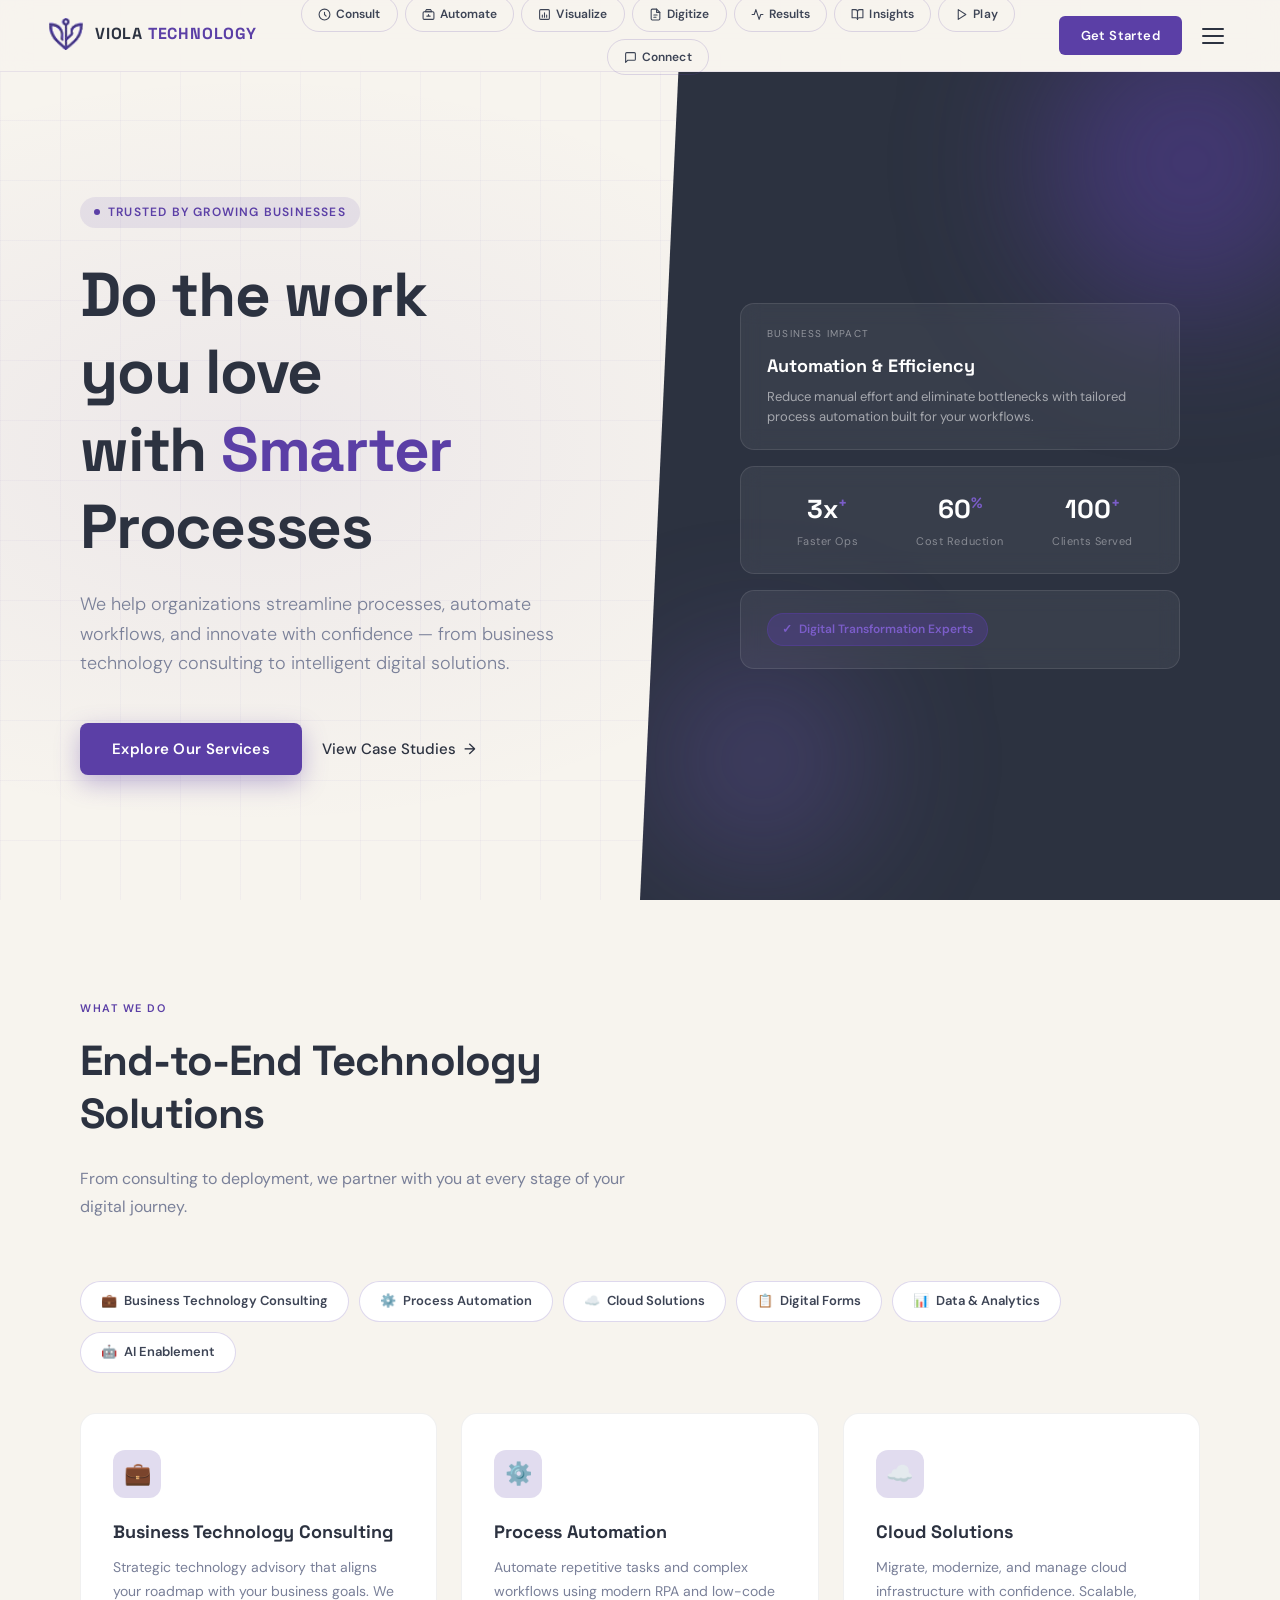
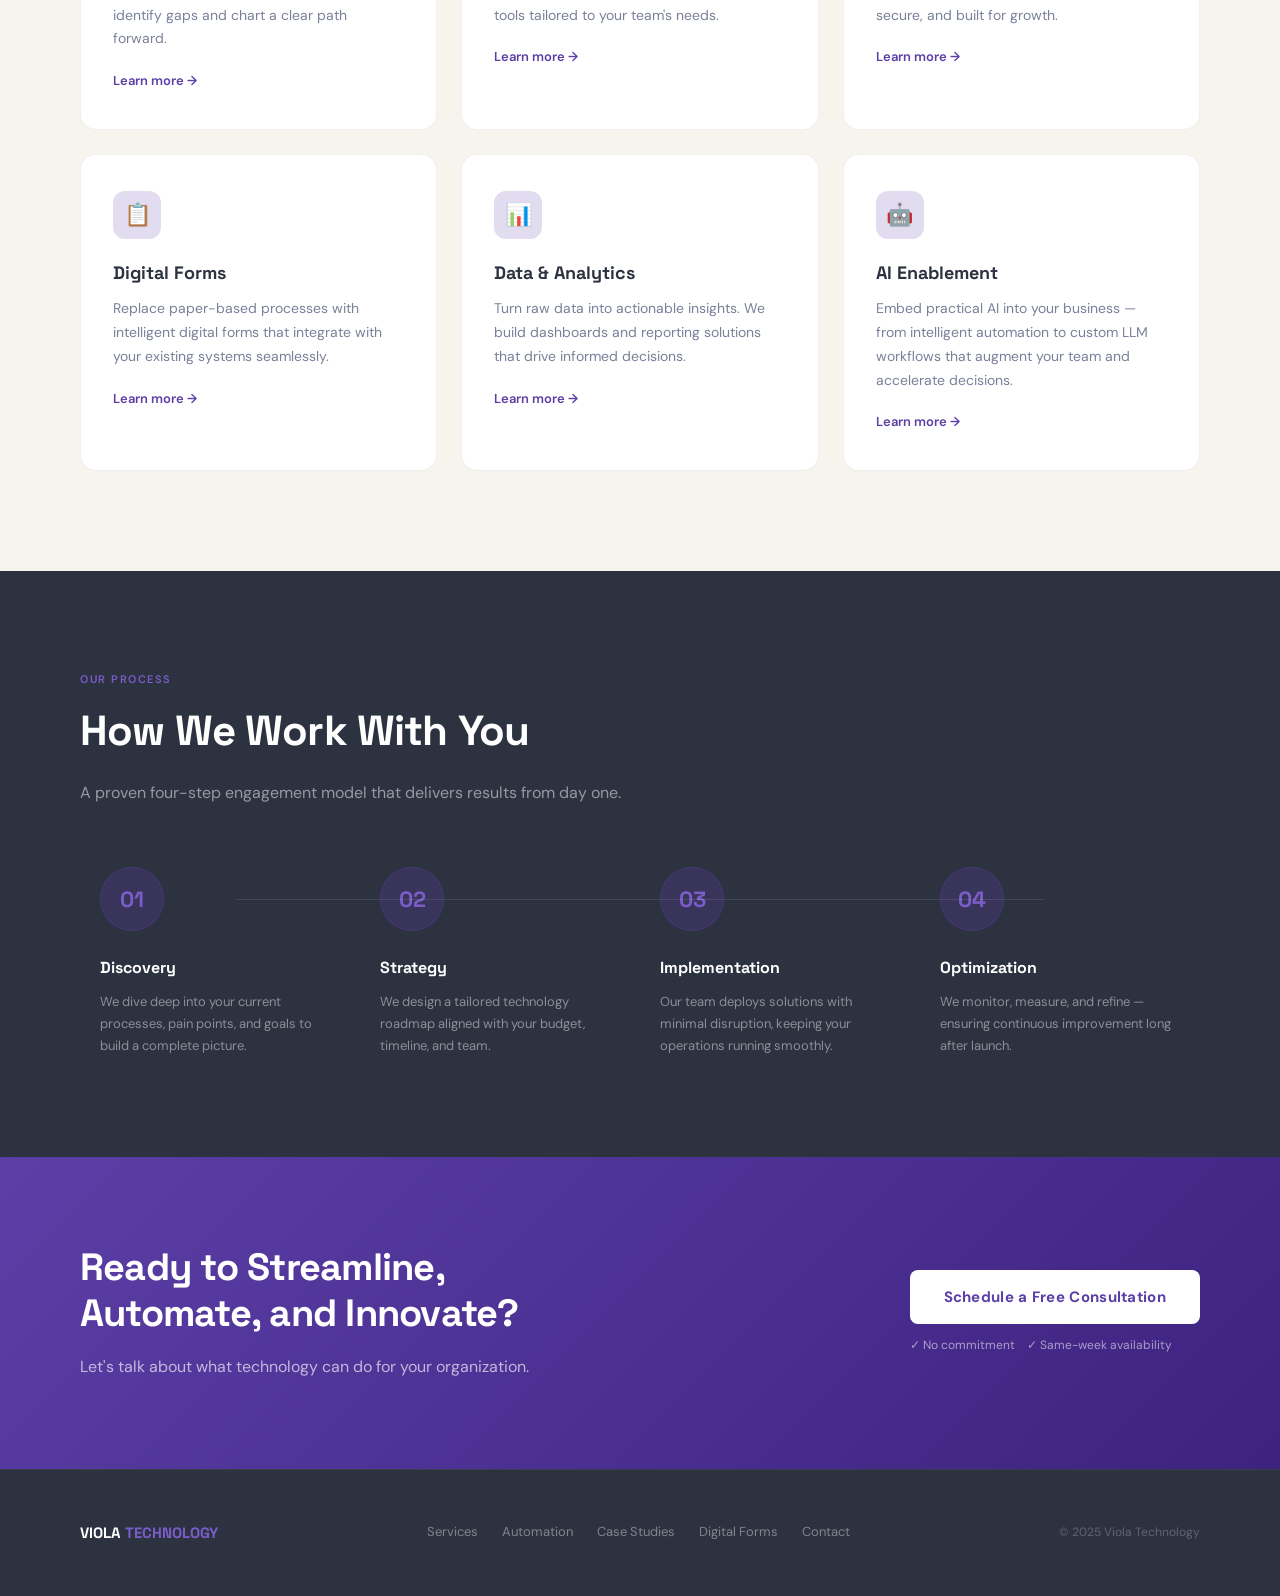
<file: index.html>
<!DOCTYPE html>
<html lang="en">
<head>
  <meta charset="UTF-8" />
  <meta name="viewport" content="width=device-width, initial-scale=1.0" />
  <meta name="description" content="Viola Technology – Transforming Businesses with Technology" />
  <title>Viola Technology – Transforming Businesses with Technology</title>
  <link rel="stylesheet" href="styles.css" />
  <style>
    /* ── HOME-ONLY STYLES ── */

    /* hero */
    .hero {
      min-height: 100vh;
      display: grid; grid-template-columns: 1fr 1fr;
      padding-top: 72px;
      position: relative; overflow: hidden;
    }
    .hero::before {
      content: ''; position: absolute; inset: 0;
      background: radial-gradient(ellipse 70% 60% at 20% 50%, rgba(91,63,166,0.07) 0%, transparent 70%);
      pointer-events: none;
    }
    .hero-grid {
      position: absolute; inset: 0; pointer-events: none;
      background-image:
        linear-gradient(rgba(91,63,166,0.04) 1px, transparent 1px),
        linear-gradient(90deg, rgba(91,63,166,0.04) 1px, transparent 1px);
      background-size: 60px 60px;
    }
    .hero-left {
      display: flex; flex-direction: column; justify-content: center;
      padding: 80px 60px 80px 80px;
      position: relative; z-index: 2;
    }
    .hero-tag {
      display: inline-flex; align-items: center; gap: 8px;
      background: rgba(91,63,166,0.1); color: var(--purple);
      font-size: 12px; font-weight: 600; letter-spacing: .1em; text-transform: uppercase;
      padding: 6px 14px; border-radius: 100px;
      width: fit-content; margin-bottom: 28px;
    }
    .hero-tag::before {
      content: ''; width: 6px; height: 6px; border-radius: 50%;
      background: var(--purple); animation: pulse 2s infinite;
    }
    @keyframes pulse { 0%,100%{opacity:1;} 50%{opacity:.4;} }
    .hero-left h1 {
      font-family: 'Space Grotesk', sans-serif;
      font-size: clamp(38px, 5vw, 62px);
      font-weight: 800; line-height: 1.25; letter-spacing: -.02em;
      color: var(--charcoal); margin-bottom: 24px;
    }
    .hero-left h1 em { font-style: normal; color: var(--purple); }
    .hero-sub {
      font-size: 18px; font-weight: 300; color: var(--text-muted);
      line-height: 1.65; max-width: 480px; margin-bottom: 44px;
    }
    .hero-actions { display: flex; align-items: center; gap: 20px; }
    .btn-ghost {
      color: var(--charcoal); font-size: 15px; font-weight: 500;
      text-decoration: none; display: flex; align-items: center; gap: 8px;
    }
    .btn-ghost::after { content: '→'; transition: transform .2s; }
    .btn-ghost:hover { color: var(--purple); }
    .btn-ghost:hover::after { transform: translateX(4px); }

    /* hero right */
    .hero-right {
      position: relative; z-index: 2;
      display: flex; align-items: center; justify-content: center;
      padding: 80px 60px;
      background: var(--charcoal);
      clip-path: polygon(6% 0, 100% 0, 100% 100%, 0% 100%);
    }
    .hero-visual { position: relative; width: 100%; max-width: 440px; }
    .vis-card {
      background: rgba(255,255,255,0.06);
      border: 1px solid rgba(255,255,255,0.1);
      border-radius: 14px; padding: 22px 26px;
      backdrop-filter: blur(10px); color: #fff;
    }
    .vis-card + .vis-card { margin-top: 16px; }
    .vis-label { font-size: 10px; letter-spacing: .12em; text-transform: uppercase; color: rgba(255,255,255,.45); margin-bottom: 10px; }
    .vis-title { font-family: 'Space Grotesk', sans-serif; font-size: 18px; font-weight: 700; margin-bottom: 6px; }
    .vis-desc { font-size: 13px; color: rgba(255,255,255,.55); line-height: 1.55; }
    .vis-stats { display: grid; grid-template-columns: 1fr 1fr 1fr; gap: 12px; }
    .stat-item { text-align: center; }
    .stat-num { font-family: 'Space Grotesk', sans-serif; font-size: 26px; font-weight: 800; color: #fff; }
    .stat-num sup { color: var(--purple-light); font-size: 15px; }
    .stat-lbl { font-size: 11px; color: rgba(255,255,255,.4); letter-spacing: .05em; margin-top: 3px; }
    .vis-badge {
      display: inline-flex; align-items: center; gap: 7px;
      background: rgba(91,63,166,.35); border: 1px solid rgba(91,63,166,.5);
      color: var(--purple-light); border-radius: 100px;
      font-size: 12px; font-weight: 600; padding: 6px 14px;
    }
    .vis-badge::before { content: '✓'; }
    .orb {
      position: absolute; border-radius: 50%;
      filter: blur(70px); pointer-events: none;
    }
    .orb-1 { width: 300px; height: 300px; background: rgba(91,63,166,.5); top: -60px; right: -60px; }
    .orb-2 { width: 200px; height: 200px; background: rgba(123,93,201,.3); bottom: 40px; left: 20px; }

    /* services section */
    .services-section { padding: 100px 80px; }
    .service-filters { display: flex; flex-wrap: wrap; gap: 10px; margin-bottom: 40px; }
    .filter-btn {
      display: inline-flex; align-items: center; gap: 7px;
      padding: 9px 20px; border-radius: 100px;
      font-size: 13px; font-weight: 600;
      border: 1.5px solid rgba(91,63,166,0.2);
      background: #fff; color: var(--charcoal-mid);
      transition: all .2s; text-decoration: none;
      font-family: 'DM Sans', sans-serif;
    }
    .filter-btn:hover, .filter-btn.active {
      background: var(--purple); color: #fff; border-color: var(--purple);
      box-shadow: 0 4px 14px rgba(91,63,166,.3); transform: translateY(-1px);
    }
    .services-grid { display: grid; grid-template-columns: repeat(3,1fr); gap: 24px; }
    .service-card {
      background: #fff; border-radius: 16px; padding: 36px 32px;
      border: 1px solid rgba(0,0,0,.06);
      transition: transform .25s, box-shadow .25s;
      position: relative; overflow: hidden;
    }
    .service-card::before {
      content: ''; position: absolute; top: 0; left: 0; right: 0; height: 3px;
      background: linear-gradient(90deg, var(--purple), var(--purple-light));
      transform: scaleX(0); transform-origin: left; transition: transform .3s;
    }
    .service-card:hover::before { transform: scaleX(1); }
    .service-card:hover { transform: translateY(-5px); box-shadow: 0 20px 48px rgba(0,0,0,.09); }
    .service-icon {
      width: 48px; height: 48px; border-radius: 12px;
      background: var(--purple-glow);
      display: flex; align-items: center; justify-content: center;
      font-size: 22px; margin-bottom: 22px;
    }
    .service-card h3 { font-family: 'Space Grotesk', sans-serif; font-size: 18px; font-weight: 700; margin-bottom: 10px; color: var(--charcoal); line-height: 1.3; padding-bottom: 3px; }
    .service-card p { font-size: 14px; color: var(--text-muted); line-height: 1.7; }
    .service-link {
      display: inline-flex; align-items: center; gap: 6px;
      color: var(--purple); font-size: 13px; font-weight: 600;
      margin-top: 20px; text-decoration: none; transition: gap .2s;
    }
    .service-link:hover { gap: 10px; }

    /* how it works */
    .how-section { background: var(--charcoal); padding: 100px 80px; }
    .how-section .section-label { color: var(--purple-light); }
    .how-section .section-title { color: #fff; line-height: 1.25; padding-bottom: 6px; }
    .how-section .section-sub { color: rgba(255,255,255,.5); }
    .steps { display: grid; grid-template-columns: repeat(4,1fr); gap: 0; position: relative; }
    .steps::before {
      content: ''; position: absolute;
      top: 32px; left: calc(12.5% + 16px); right: calc(12.5% + 16px);
      height: 1px; background: rgba(255,255,255,.1);
    }
    .step { padding: 0 20px; }
    .step-num {
      width: 64px; height: 64px; border-radius: 50%;
      background: rgba(91,63,166,.25); border: 1px solid rgba(91,63,166,.4);
      display: flex; align-items: center; justify-content: center;
      font-family: 'Space Grotesk', sans-serif; font-size: 22px; font-weight: 800;
      color: var(--purple-light); margin-bottom: 24px;
    }
    .step h4 { font-family: 'Space Grotesk', sans-serif; font-size: 16px; font-weight: 700; color: #fff; margin-bottom: 10px; }
    .step p { font-size: 13px; color: rgba(255,255,255,.45); line-height: 1.7; }
  </style>
</head>
<body>
  <a href="#main" class="skip-link">Skip to content</a>
  <script src="nav.js"></script>

  <main id="main">

    <!-- HERO -->
    <section class="hero">
      <div class="hero-grid"></div>
      <div class="hero-left">
        <div class="hero-tag">Trusted by Growing Businesses</div>
        <h1>Do the work<br>you love<br>with <em>Smarter</em><br>Processes</h1>
        <p class="hero-sub">We help organizations streamline processes, automate workflows, and innovate with confidence — from business technology consulting to intelligent digital solutions.</p>
        <div class="hero-actions">
          <a href="consulting.html" class="btn-primary">Explore Our Services</a>
          <a href="cases.html" class="btn-ghost">View Case Studies</a>
        </div>
      </div>
      <div class="hero-right">
        <div class="orb orb-1"></div>
        <div class="orb orb-2"></div>
        <div class="hero-visual">
          <div class="vis-card" style="margin-bottom:16px">
            <div class="vis-label">Business Impact</div>
            <div class="vis-title">Automation & Efficiency</div>
            <div class="vis-desc">Reduce manual effort and eliminate bottlenecks with tailored process automation built for your workflows.</div>
          </div>
          <div class="vis-card vis-stats" style="margin-bottom:16px">
            <div class="stat-item">
              <div class="stat-num">3x<sup>+</sup></div>
              <div class="stat-lbl">Faster Ops</div>
            </div>
            <div class="stat-item">
              <div class="stat-num">60<sup>%</sup></div>
              <div class="stat-lbl">Cost Reduction</div>
            </div>
            <div class="stat-item">
              <div class="stat-num">100<sup>+</sup></div>
              <div class="stat-lbl">Clients Served</div>
            </div>
          </div>
          <div class="vis-card">
            <div class="vis-badge">Digital Transformation Experts</div>
          </div>
        </div>
      </div>
    </section>

    <!-- SERVICES -->
    <section class="services-section">
      <div class="section-label">What We Do</div>
      <h2 class="section-title">End-to-End Technology<br>Solutions</h2>
      <p class="section-sub">From consulting to deployment, we partner with you at every stage of your digital journey.</p>
      <div class="service-filters">
        <a href="consulting.html" class="filter-btn"><span>💼</span> Business Technology Consulting</a>
        <a href="automation.html" class="filter-btn"><span>⚙️</span> Process Automation</a>
        <a href="consulting.html" class="filter-btn"><span>☁️</span> Cloud Solutions</a>
        <a href="DigitalForms.html" class="filter-btn"><span>📋</span> Digital Forms</a>
        <a href="consulting.html" class="filter-btn"><span>📊</span> Data & Analytics</a>
        <a href="consulting.html" class="filter-btn"><span>🤖</span> AI Enablement</a>
      </div>
      <div class="services-grid">
        <div class="service-card">
          <div class="service-icon">💼</div>
          <h3>Business Technology Consulting</h3>
          <p>Strategic technology advisory that aligns your roadmap with your business goals. We identify gaps and chart a clear path forward.</p>
          <a href="consulting.html" class="service-link">Learn more →</a>
        </div>
        <div class="service-card">
          <div class="service-icon">⚙️</div>
          <h3>Process Automation</h3>
          <p>Automate repetitive tasks and complex workflows using modern RPA and low-code tools tailored to your team's needs.</p>
          <a href="automation.html" class="service-link">Learn more →</a>
        </div>
        <div class="service-card">
          <div class="service-icon">☁️</div>
          <h3>Cloud Solutions</h3>
          <p>Migrate, modernize, and manage cloud infrastructure with confidence. Scalable, secure, and built for growth.</p>
          <a href="consulting.html" class="service-link">Learn more →</a>
        </div>
        <div class="service-card">
          <div class="service-icon">📋</div>
          <h3>Digital Forms</h3>
          <p>Replace paper-based processes with intelligent digital forms that integrate with your existing systems seamlessly.</p>
          <a href="DigitalForms.html" class="service-link">Learn more →</a>
        </div>
        <div class="service-card">
          <div class="service-icon">📊</div>
          <h3>Data & Analytics</h3>
          <p>Turn raw data into actionable insights. We build dashboards and reporting solutions that drive informed decisions.</p>
          <a href="consulting.html" class="service-link">Learn more →</a>
        </div>
        <div class="service-card">
          <div class="service-icon">🤖</div>
          <h3>AI Enablement</h3>
          <p>Embed practical AI into your business — from intelligent automation to custom LLM workflows that augment your team and accelerate decisions.</p>
          <a href="consulting.html" class="service-link">Learn more →</a>
        </div>
      </div>
    </section>

    <!-- HOW IT WORKS -->
    <section class="how-section">
      <div class="section-label">Our Process</div>
      <h2 class="section-title">How We Work With You</h2>
      <p class="section-sub">A proven four-step engagement model that delivers results from day one.</p>
      <div class="steps">
        <div class="step">
          <div class="step-num">01</div>
          <h4>Discovery</h4>
          <p>We dive deep into your current processes, pain points, and goals to build a complete picture.</p>
        </div>
        <div class="step">
          <div class="step-num">02</div>
          <h4>Strategy</h4>
          <p>We design a tailored technology roadmap aligned with your budget, timeline, and team.</p>
        </div>
        <div class="step">
          <div class="step-num">03</div>
          <h4>Implementation</h4>
          <p>Our team deploys solutions with minimal disruption, keeping your operations running smoothly.</p>
        </div>
        <div class="step">
          <div class="step-num">04</div>
          <h4>Optimization</h4>
          <p>We monitor, measure, and refine — ensuring continuous improvement long after launch.</p>
        </div>
      </div>
    </section>

    <!-- CTA BAND -->
    <div class="cta-band">
      <div>
        <h2>Ready to Streamline, Automate, and Innovate?</h2>
        <p>Let's talk about what technology can do for your organization.</p>
      </div>
      <div class="cta-right">
        <a href="contact.html" class="btn-white">Schedule a Free Consultation</a>
        <div class="cta-trust">✓ No commitment &nbsp;&nbsp; ✓ Same-week availability</div>
      </div>
    </div>

  </main>

  <!-- FOOTER -->
  <footer class="site-footer">
    <div class="footer-logo">VIOLA <span>TECHNOLOGY</span></div>
    <div class="footer-links">
      <a href="consulting.html">Services</a>
      <a href="automation.html">Automation</a>
      <a href="cases.html">Case Studies</a>
      <a href="DigitalForms.html">Digital Forms</a>
      <a href="contact.html">Contact</a>
    </div>
    <div class="footer-copy">© 2025 Viola Technology</div>
  </footer>
</body>
</html>
</file>
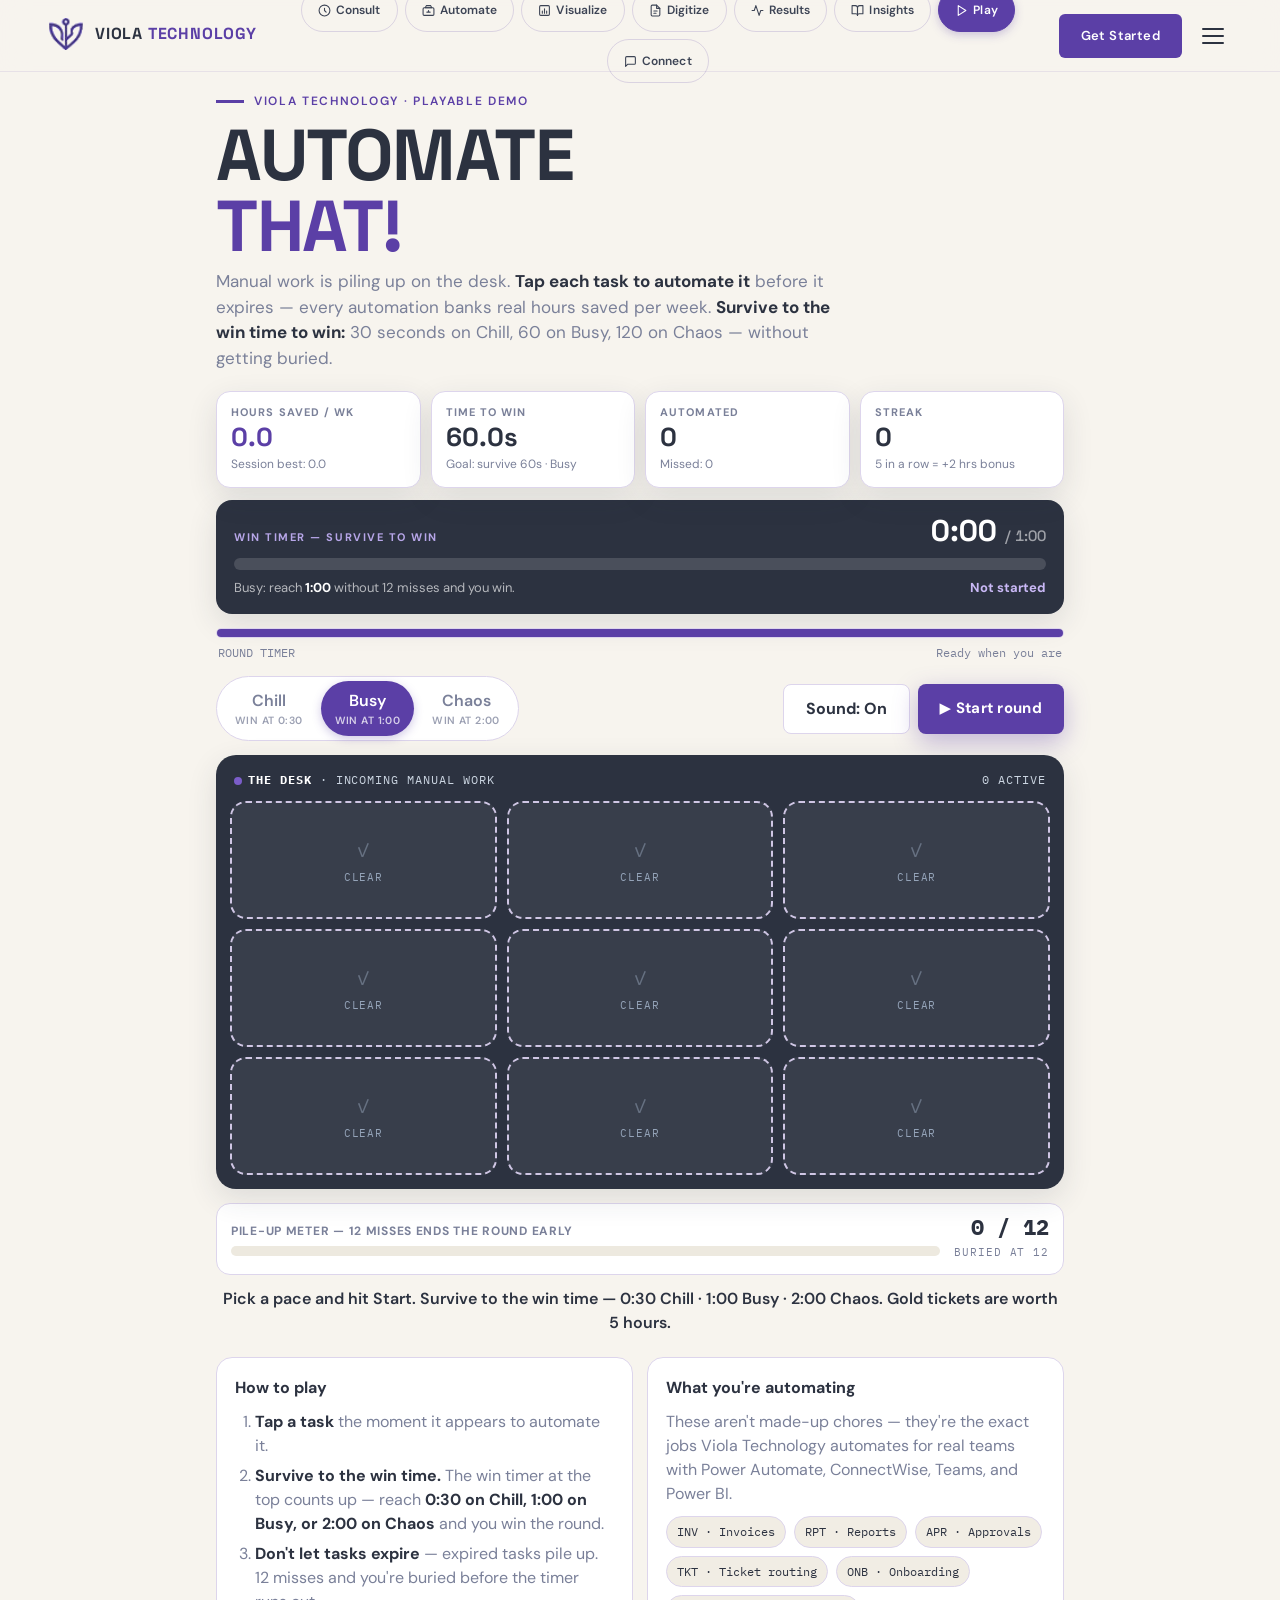
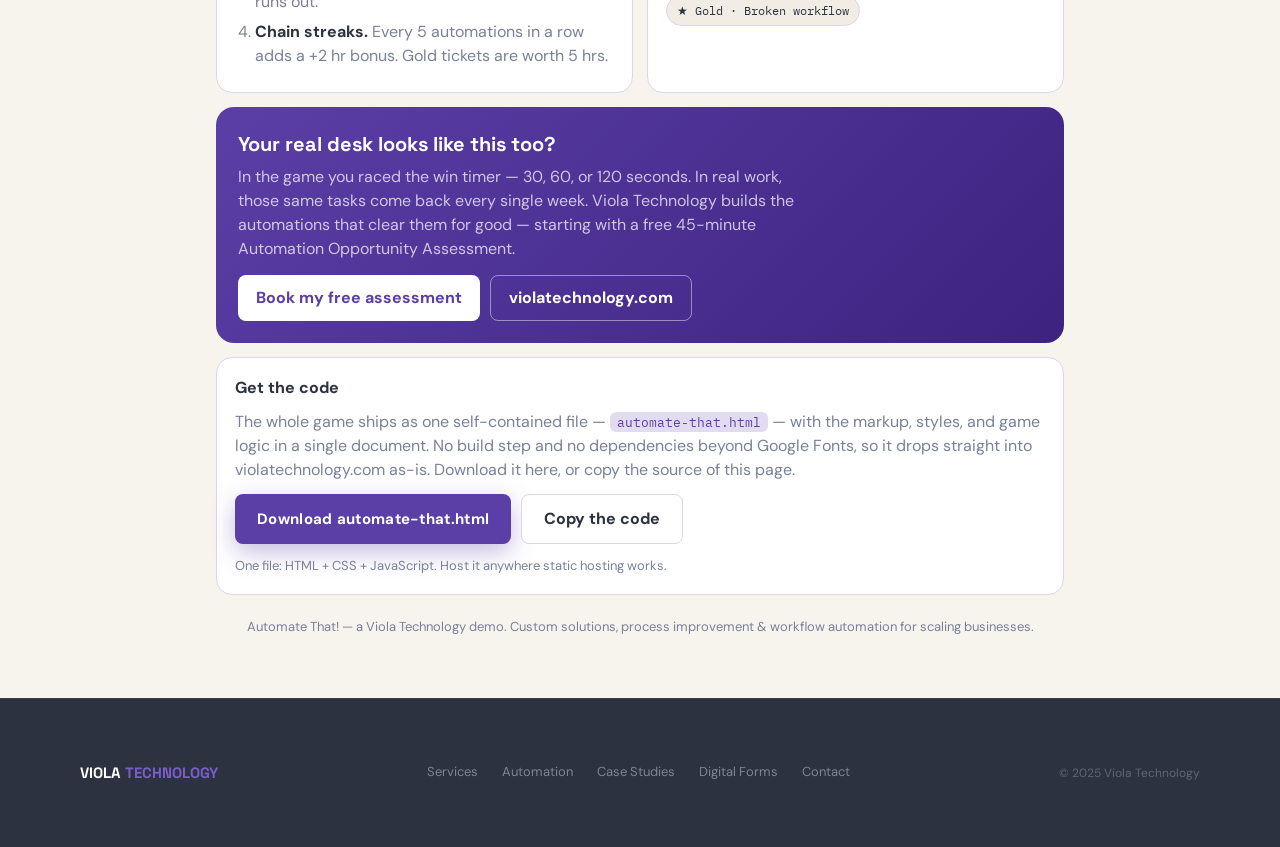
<file: automate-that.html>
<!doctype html>
<html lang="en">
<head>
<meta charset="utf-8" />
<meta name="viewport" content="width=device-width, initial-scale=1, viewport-fit=cover" />
<meta name="color-scheme" content="light dark" />
<link rel="icon" href="data:," />
<title>Automate That! — Viola Technology Game</title>
<link rel="preconnect" href="https://fonts.googleapis.com">
<link rel="preconnect" href="https://fonts.gstatic.com" crossorigin>
<link href="https://fonts.googleapis.com/css2?family=Space+Grotesk:wght@500;600;700&family=DM+Sans:ital,wght@0,400;0,500;0,600;0,700;1,400&family=IBM+Plex+Mono:wght@500;600&display=swap" rel="stylesheet">
<link rel="stylesheet" href="styles.css" />
<style>
  :root{
    /* Viola Technology brand palette — violatechnology.com */
    --purple:#5B3FA6; --purple-light:#7B5DC9; --purple-deep:#3D2280; --purple-glow:rgba(91,63,166,.18);
    --charcoal:#2C3240; --charcoal-mid:#3D4455;
    --bg:#F7F4EE; --surface:#ffffff; --surface2:#F1EDE4; --ink:#2C3240; --muted:#7A8099;
    --line:#DDD5EC; --navy:#2C3240; --navy2:#3D4455; --teal:#5B3FA6; --teal-bright:#7B5DC9;
    --amber:#d97706; --amber-bg:#fef3c7; --red:#dc2626; --red-bg:#fee2e2; --gold:#b45309;
    --slot:#EDE9DF; --slot-border:#CFC6E4;
    --shadow:0 10px 30px rgba(44,50,64,.12);
  }
  @media (prefers-color-scheme: dark){
    :root{
      --purple:#7B5DC9; --purple-light:#A78BDB; --purple-deep:#5B3FA6; --purple-glow:rgba(123,93,201,.25);
      --bg:#1D222D; --surface:#2C3240; --surface2:#343B4B; --ink:#F7F4EE; --muted:#A6ACC0;
      --line:#454E63; --navy:#F7F4EE; --navy2:#ffffff; --teal:#A78BDB; --teal-bright:#A78BDB;
      --amber:#fbbf24; --amber-bg:#3a2c07; --red:#f87171; --red-bg:#3f1515; --gold:#fbbf24;
      --slot:#343B4B; --slot-border:#4A5468; --shadow:0 10px 30px rgba(0,0,0,.35);
    }
  }
  *{box-sizing:border-box}
  html,body{margin:0;padding:0}
  body{background:var(--bg);color:var(--ink);font-family:"DM Sans",system-ui,-apple-system,Segoe UI,sans-serif;line-height:1.5}
  button{font:inherit;cursor:pointer;min-height:44px}
  a{min-height:44px;display:inline-flex;align-items:center}
  .wrap{max-width:880px;margin:0 auto;padding:92px 16px 40px}
  /* Site nav is fixed (72px desktop, 64px mobile) and every other page
     offsets with .page-shell padding-top — without the same offset here
     the fixed nav covered the eyebrow and the top of the H1. */
  @media(max-width:640px){.wrap{padding-top:84px}}
  /* Header */
  .eyebrow{display:flex;align-items:center;gap:10px;font-family:"DM Sans",sans-serif;font-size:12px;letter-spacing:.14em;text-transform:uppercase;color:var(--purple);font-weight:600}
  .eyebrow::before{content:"";width:28px;height:3px;background:var(--purple);display:inline-block}
  h1{font-family:"Space Grotesk","DM Sans",sans-serif;font-size:clamp(42px,9vw,72px);line-height:.98;letter-spacing:-.02em;margin:10px 0 8px;color:var(--charcoal);font-weight:700;text-transform:uppercase}
  @media (prefers-color-scheme: dark){h1{color:var(--ink)}}
  h1 span{color:var(--teal)}
  .lede{font-size:17px;color:var(--muted);max-width:620px;margin:0}
  .lede strong{color:var(--ink)}
  /* HUD */
  .hud{display:grid;grid-template-columns:repeat(4,1fr);gap:10px;margin:20px 0 12px}
  @media(max-width:560px){.hud{grid-template-columns:repeat(2,1fr)}}
  .stat{background:var(--surface);border:1px solid var(--line);border-radius:14px;padding:12px 14px;box-shadow:var(--shadow)}
  .stat label{display:block;font-size:11px;letter-spacing:.1em;text-transform:uppercase;color:var(--muted);font-weight:700}
  .stat b{font-family:"Space Grotesk",sans-serif;font-size:26px;line-height:1.1;display:block;margin-top:2px}
  .stat small{color:var(--muted);font-size:12px}
  .stat.hero b{color:var(--teal)}
  /* Time bar */
  .timebar{height:10px;background:var(--slot);border-radius:999px;overflow:hidden;border:1px solid var(--line)}
  .timebar i{display:block;height:100%;width:100%;background:var(--teal);transition:width .15s linear}
  .timebar.low i{background:var(--red)}
  .timerow{display:flex;justify-content:space-between;font-family:"IBM Plex Mono",monospace;font-size:12px;color:var(--muted);margin:6px 2px 14px}
  /* Win timer */
  .wintimer{background:var(--charcoal);color:#fff;border-radius:16px;padding:16px 18px;margin:0 0 14px;box-shadow:var(--shadow)}
  @media (prefers-color-scheme: dark){.wintimer{background:#232936;border:1px solid var(--line)}}
  .wt-top{display:flex;justify-content:space-between;align-items:baseline;gap:12px;flex-wrap:wrap}
  .wt-label{font-size:11px;letter-spacing:.14em;text-transform:uppercase;color:var(--purple-light);font-weight:700}
  @media (prefers-color-scheme: light){.wt-label{color:#B7A6E8}}
  .wt-clock{font-family:"Space Grotesk",sans-serif;font-size:30px;font-weight:700;line-height:1;font-variant-numeric:tabular-nums}
  .wt-clock small{font-size:15px;color:rgba(255,255,255,.55);font-weight:500}
  .wt-bar{height:12px;background:rgba(255,255,255,.14);border-radius:999px;overflow:hidden;margin:12px 0 8px}
  .wt-bar i{display:block;height:100%;width:0%;background:linear-gradient(90deg,var(--purple-light),#5B3FA6);background-color:#7B5DC9;transition:width .15s linear}
  .wintimer.won .wt-bar i{background:#fff}
  .wt-sub{display:flex;justify-content:space-between;gap:10px;flex-wrap:wrap;font-size:13px;color:rgba(255,255,255,.65)}
  .wt-sub b{color:#fff}
  .wt-state{font-weight:700;color:#C9B8F5}
  .wintimer.won .wt-state{color:#fff}
  /* Code files */
  .codefiles{margin-top:14px}
  .codefiles code{font-family:"IBM Plex Mono",monospace;font-size:12.5px;background:var(--purple-glow);color:var(--purple);padding:2px 7px;border-radius:6px}
  @media (prefers-color-scheme: dark){.codefiles code{color:var(--purple-light)}}
  /* Controls */
  .controls{display:flex;flex-wrap:wrap;gap:10px;align-items:center;justify-content:space-between;margin-bottom:14px}
  .seg{display:flex;background:var(--surface);border:1px solid var(--line);border-radius:999px;padding:4px;gap:4px}
  .seg button{border:0;background:transparent;border-radius:999px;padding:8px 14px;font-weight:600;color:var(--muted);min-height:40px}
  .seg button[aria-pressed="true"]{background:var(--purple);color:#fff;box-shadow:0 3px 10px rgba(91,63,166,.28)}
  .seg button small{display:block;font-size:10.5px;font-weight:600;opacity:.75;letter-spacing:.04em}
  .btn{border:0;border-radius:8px;padding:12px 22px;font-weight:700}
  .btn-primary{background:var(--purple);color:#fff;box-shadow:0 8px 24px rgba(91,63,166,.35)}
  .btn-primary:active{transform:translateY(1px)}
  .btn-ghost{background:var(--surface);border:1px solid var(--line);color:var(--ink)}
  .btn:disabled{opacity:.55;cursor:not-allowed}
  /* Board */
  .board-wrap{position:relative;background:var(--charcoal);border-radius:20px;padding:14px;box-shadow:var(--shadow)}
  @media (prefers-color-scheme: dark){.board-wrap{background:#232936;border:1px solid var(--line)}}
  .board-head{display:flex;justify-content:space-between;align-items:center;color:#cbd5e1;padding:2px 4px 12px;font-family:"IBM Plex Mono",monospace;font-size:12px;letter-spacing:.08em;text-transform:uppercase}
  .board-head b{color:#fff}
  .dot{width:8px;height:8px;border-radius:50%;background:var(--purple-light);display:inline-block;margin-right:6px;vertical-align:middle}
  .board{display:grid;grid-template-columns:repeat(3,1fr);gap:10px}
  .slot{position:relative;border:2px dashed var(--slot-border);background:rgba(255,255,255,.06);border-radius:16px;min-height:118px;padding:0;text-align:left;color:#94a3b8;overflow:hidden;-webkit-tap-highlight-color:transparent}
  @media(max-width:560px){.slot{min-height:104px}}
  .slot .empty{position:absolute;inset:0;display:flex;flex-direction:column;align-items:center;justify-content:center;gap:4px;font-family:"IBM Plex Mono",monospace;font-size:11px;letter-spacing:.08em;text-transform:uppercase}
  .slot .empty i{font-style:normal;font-size:20px;opacity:.5}
  .slot.active{border-style:solid;border-color:#fff;background:#fff;color:#101828;cursor:pointer;animation:pop .18s ease-out}
  .slot.active.gold{background:#fffbeb;border-color:var(--amber)}
  .slot.hit{animation:hit .25s ease-out}
  .slot.missed{animation:shake .3s ease}
  @keyframes pop{from{transform:scale(.86);opacity:.4}to{transform:scale(1);opacity:1}}
  @keyframes hit{0%{transform:scale(1)}40%{transform:scale(.94)}100%{transform:scale(1)}}
  @keyframes shake{0%,100%{transform:translateX(0)}25%{transform:translateX(-4px)}75%{transform:translateX(4px)}}
  @media (prefers-reduced-motion: reduce){.slot.active,.slot.hit,.slot.missed{animation:none}.float-up{animation:none}}
  .task{padding:12px;display:flex;flex-direction:column;gap:6px;height:100%}
  .task-top{display:flex;justify-content:space-between;align-items:center;gap:6px}
  .code{font-family:"IBM Plex Mono",monospace;font-size:11px;font-weight:600;background:#5B3FA6;color:#fff;padding:3px 7px;border-radius:6px;letter-spacing:.04em;white-space:nowrap}
  .gold .code{background:var(--amber)}
  .hrs{font-family:"IBM Plex Mono",monospace;font-size:11px;font-weight:600;color:var(--teal);white-space:nowrap}
  .gold .hrs{color:var(--gold)}
  .task-name{font-weight:700;font-size:15px;line-height:1.25}
  @media(max-width:560px){.task-name{font-size:13.5px}.task{padding:10px}}
  .task-sub{font-size:12px;color:#64748b;line-height:1.3}
  .task-bar{margin-top:auto;height:5px;background:#e2e8f0;border-radius:999px;overflow:hidden}
  .task-bar i{display:block;height:100%;background:var(--teal);width:100%;animation:shrink linear forwards}
  .gold .task-bar i{background:var(--amber)}
  @keyframes shrink{from{width:100%}to{width:0%}}
  .float-up{position:absolute;z-index:5;font-family:"IBM Plex Mono",monospace;font-weight:700;color:#C9B8F5;font-size:15px;pointer-events:none;animation:floatUp .9s ease-out forwards;text-shadow:0 2px 8px rgba(0,0,0,.4)}
  @keyframes floatUp{from{opacity:1;transform:translateY(0)}to{opacity:0;transform:translateY(-36px)}}
  /* Meter */
  .meter-row{display:grid;grid-template-columns:1fr auto;gap:14px;align-items:center;margin-top:14px;background:var(--surface);border:1px solid var(--line);border-radius:14px;padding:12px 14px}
  .meter-row label{font-size:12px;font-weight:700;letter-spacing:.06em;text-transform:uppercase;color:var(--muted);display:block;margin-bottom:6px}
  .meter{height:10px;background:var(--slot);border-radius:999px;overflow:hidden}
  .meter i{display:block;height:100%;width:0%;background:var(--amber);transition:width .25s}
  .meter i.danger{background:var(--red)}
  .streak{font-family:"IBM Plex Mono",monospace;text-align:right}
  .streak b{font-size:22px;display:block;line-height:1}
  .streak span{font-size:11px;color:var(--muted);text-transform:uppercase;letter-spacing:.08em}
  /* Message */
  .message{min-height:28px;text-align:center;font-weight:600;margin:12px 0 2px}
  .message.good{color:var(--teal)} .message.bad{color:var(--red)}
  /* End panel */
  .end{background:var(--surface);border:1px solid var(--line);border-radius:18px;padding:22px;margin-top:16px;box-shadow:var(--shadow)}
  .end h2{font-family:"Space Grotesk",sans-serif;font-size:30px;margin:0 0 4px;line-height:1.08}
  .end.win{border-color:var(--purple);box-shadow:0 12px 34px rgba(91,63,166,.22)}
  .end .rank{color:var(--teal);font-weight:700}
  .end-grid{display:grid;grid-template-columns:repeat(3,1fr);gap:10px;margin:16px 0}
  @media(max-width:560px){.end-grid{grid-template-columns:repeat(3,1fr);gap:8px}.end-grid .stat b{font-size:19px}}
  /* Sections */
  .grid2{display:grid;grid-template-columns:1fr 1fr;gap:14px;margin-top:22px}
  @media(max-width:640px){.grid2{grid-template-columns:1fr}}
  .card{background:var(--surface);border:1px solid var(--line);border-radius:16px;padding:18px}
  .card h3{margin:0 0 10px;font-size:16px}
  .card ol,.card ul{margin:0;padding-left:20px;color:var(--muted)}
  .card li{margin:6px 0}
  .card li strong{color:var(--ink)}
  .legend{display:flex;flex-wrap:wrap;gap:8px;margin-top:10px}
  .chip{font-family:"IBM Plex Mono",monospace;font-size:11.5px;border:1px solid var(--line);background:var(--surface2);border-radius:999px;padding:6px 10px}
  .cta{margin-top:14px;background:linear-gradient(135deg,#5B3FA6 0%,#3D2280 100%);color:#EDE9FA;border-radius:18px;padding:22px}
  .cta h3{color:#fff;margin:0 0 6px;font-size:20px;font-family:"Space Grotesk",sans-serif}
  .cta p{margin:0 0 14px;color:rgba(255,255,255,.72);max-width:560px}
  .cta .row{display:flex;flex-wrap:wrap;gap:10px}
  .cta a{padding:10px 18px;border-radius:8px;font-weight:700;text-decoration:none}
  .cta a.primary{background:#fff;color:#5B3FA6}
  .cta a.secondary{border:1px solid rgba(255,255,255,.45);color:#fff}
  footer{margin-top:22px;color:var(--muted);font-size:13px;text-align:center}
  .sr{position:absolute;width:1px;height:1px;overflow:hidden;clip:rect(0 0 0 0);white-space:nowrap}
</style>
</head>
<body>
<script src="nav.js"></script>
<div class="wrap">
  <div class="eyebrow">Viola Technology · Playable demo</div>
  <h1>Automate<br><span>That!</span></h1>
  <p class="lede">Manual work is piling up on the desk. <strong>Tap each task to automate it</strong> before it expires — every automation banks real hours saved per week. <strong>Survive to the win time to win:</strong> 30 seconds on Chill, 60 on Busy, 120 on Chaos — without getting buried.</p>

  <div class="hud" aria-label="Score">
    <div class="stat hero"><label>Hours saved / wk</label><b id="score">0.0</b><small id="bestLine">Session best: 0.0</small></div>
    <div class="stat"><label>Time to win</label><b id="clock">60.0s</b><small id="goalLine">Goal: survive 60s · Busy</small></div>
    <div class="stat"><label>Automated</label><b id="hits">0</b><small id="missLine">Missed: 0</small></div>
    <div class="stat"><label>Streak</label><b id="streakHud">0</b><small>5 in a row = +2 hrs bonus</small></div>
  </div>

  <section class="wintimer" id="winTimer" aria-label="Win timer">
    <div class="wt-top">
      <span class="wt-label">Win timer — survive to win</span>
      <span class="wt-clock"><span id="wtElapsed">0:00</span> <small>/ <span id="wtGoalClock">1:00</span></small></span>
    </div>
    <div class="wt-bar"><i id="wtFill"></i></div>
    <div class="wt-sub">
      <span id="wtGoal">Busy: reach <b>1:00</b> without 12 misses and you win.</span>
      <span class="wt-state" id="wtState">Not started</span>
    </div>
  </section>

  <div class="timebar" id="timebar"><i id="timefill"></i></div>
  <div class="timerow"><span>ROUND TIMER</span><span id="phase">Ready when you are</span></div>

  <div class="controls">
    <div class="seg" role="group" aria-label="Difficulty">
      <button type="button" data-diff="chill" aria-pressed="false">Chill<small>WIN AT 0:30</small></button>
      <button type="button" data-diff="busy" aria-pressed="true">Busy<small>WIN AT 1:00</small></button>
      <button type="button" data-diff="chaos" aria-pressed="false">Chaos<small>WIN AT 2:00</small></button>
    </div>
    <div style="display:flex;gap:8px;flex-wrap:wrap">
      <button class="btn btn-ghost" id="soundBtn" type="button" aria-pressed="true">Sound: On</button>
      <button class="btn btn-primary" id="startBtn" type="button">▶ Start round</button>
    </div>
  </div>

  <div class="board-wrap" id="boardWrap">
    <div class="board-head"><span><span class="dot"></span><b>The Desk</b> · Incoming manual work</span><span id="liveCount">0 active</span></div>
    <div class="board" id="board" role="group" aria-label="Task board"></div>
  </div>

  <div class="meter-row">
    <div>
      <label for="pileMeter">Pile-up meter — 12 misses ends the round early</label>
      <div class="meter" id="pileMeter"><i id="pileFill"></i></div>
    </div>
    <div class="streak"><b id="pileCount">0 / 12</b><span>Buried at 12</span></div>
  </div>

  <p class="message" id="message" aria-live="polite">Pick a pace and hit Start. Survive to the win time — 0:30 Chill · 1:00 Busy · 2:00 Chaos. Gold tickets are worth 5 hours.</p>

  <section class="end" id="endPanel" hidden>
    <p class="eyebrow" style="margin-bottom:6px" id="endEyebrow">Round over</p>
    <h2 id="endTitle">You saved 0 hours a week.</h2>
    <p style="margin:6px 0 0;color:var(--muted)"><span class="rank" id="endRank"></span> <span id="endCopy"></span></p>
    <div class="end-grid">
      <div class="stat"><label>Hours saved</label><b id="endHours">0.0</b><small>per week, every week</small></div>
      <div class="stat"><label>Automated</label><b id="endHits">0</b><small id="endMiss">0 missed</small></div>
      <div class="stat"><label>Best streak</label><b id="endStreak">0</b><small>In a row</small></div>
    </div>
    <p style="color:var(--muted);margin:0 0 14px" id="endYear"></p>
    <div style="display:flex;gap:10px;flex-wrap:wrap">
      <button class="btn btn-primary" id="againBtn" type="button">Play again</button>
      <a class="btn btn-ghost" style="text-decoration:none;display:inline-flex;align-items:center" href="mailto:tyviola@violatechnology.com?subject=Automation%20Opportunity%20Assessment&body=Hi%20Ty%2C%20I%20played%20Automate%20That!%20and%20want%20to%20talk%20about%20automating%20our%20manual%20work.">Book the free assessment</a>
    </div>
  </section>

  <div class="grid2">
    <div class="card">
      <h3>How to play</h3>
      <ol>
        <li><strong>Tap a task</strong> the moment it appears to automate it.</li>
        <li><strong>Survive to the win time.</strong> The win timer at the top counts up — reach <strong>0:30 on Chill, 1:00 on Busy, or 2:00 on Chaos</strong> and you win the round.</li>
        <li><strong>Don't let tasks expire</strong> — expired tasks pile up. 12 misses and you're buried before the timer runs out.</li>
        <li><strong>Chain streaks.</strong> Every 5 automations in a row adds a +2 hr bonus. Gold tickets are worth 5 hrs.</li>
      </ol>
    </div>
    <div class="card">
      <h3>What you're automating</h3>
      <p style="color:var(--muted);margin:0">These aren't made-up chores — they're the exact jobs Viola Technology automates for real teams with Power Automate, ConnectWise, Teams, and Power BI.</p>
      <div class="legend">
        <span class="chip">INV · Invoices</span><span class="chip">RPT · Reports</span><span class="chip">APR · Approvals</span>
        <span class="chip">TKT · Ticket routing</span><span class="chip">ONB · Onboarding</span><span class="chip">★ Gold · Broken workflow</span>
      </div>
    </div>
  </div>

  <section class="cta">
    <h3>Your real desk looks like this too?</h3>
    <p>In the game you raced the win timer — 30, 60, or 120 seconds. In real work, those same tasks come back every single week. Viola Technology builds the automations that clear them for good — starting with a free 45-minute Automation Opportunity Assessment.</p>
    <div class="row">
      <a class="primary" href="mailto:tyviola@violatechnology.com?subject=Automation%20Opportunity%20Assessment&body=Hi%20Ty%2C%20I%20played%20Automate%20That!%20and%20want%20to%20talk%20about%20automating%20our%20manual%20work.">Book my free assessment</a>
      <a class="secondary" href="https://violatechnology.com" target="_blank" rel="noopener">violatechnology.com</a>
    </div>
  </section>

  <section class="card codefiles">
    <h3>Get the code</h3>
    <p style="color:var(--muted);margin:0 0 12px">The whole game ships as one self-contained file — <code>automate-that.html</code> — with the markup, styles, and game logic in a single document. No build step and no dependencies beyond Google Fonts, so it drops straight into violatechnology.com as-is. Download it here, or copy the source of this page.</p>
    <div style="display:flex;gap:10px;flex-wrap:wrap">
      <button class="btn btn-primary" id="dlBtn" type="button">Download automate-that.html</button>
      <button class="btn btn-ghost" id="copyBtn" type="button">Copy the code</button>
    </div>
    <p style="color:var(--muted);margin:12px 0 0;font-size:13px" id="dlNote">One file: HTML + CSS + JavaScript. Host it anywhere static hosting works.</p>
  </section>

  <footer>Automate That! — a Viola Technology demo. Custom solutions, process improvement &amp; workflow automation for scaling businesses.</footer>
</div>
<p class="sr" aria-live="polite" id="srLive"></p>

<script>
(function(){
  var TASKS=[
    {code:"INV",name:"Manual invoice entry",sub:"Typing the same invoice in twice",hrs:2.5},
    {code:"RPT",name:"Copy-paste report",sub:"Moving numbers between spreadsheets",hrs:1.5},
    {code:"APR",name:"Chasing approvals",sub:"“Just following up…” for the 4th time",hrs:2},
    {code:"DAT",name:"Data re-entry",sub:"Same info, three different systems",hrs:2},
    {code:"CAL",name:"Scheduling ping-pong",sub:"Six emails to book one meeting",hrs:1},
    {code:"XLS",name:"Spreadsheet cleanup",sub:"Fixing formulas someone broke",hrs:1.5},
    {code:"TKT",name:"Ticket routing",sub:"Reading & forwarding every ticket by hand",hrs:3},
    {code:"ONB",name:"Onboarding paperwork",sub:"Chasing forms for every new hire",hrs:2.5},
    {code:"EML",name:"Status update emails",sub:"Writing the same update every Friday",hrs:1}
  ];
  var GOLD={code:"★ FIX",name:"Broken workflow",sub:"The process everyone works around",hrs:5,gold:true};
  var DIFF={
    chill:{spawn:1020,life:1750,label:"Chill",duration:30},
    busy:{spawn:1050,life:1800,label:"Busy",duration:60},
    chaos:{spawn:850,life:1500,label:"Chaos",duration:120}
  };
  var MAXMISS=12;
  var board=document.getElementById('board');
  var slots=[];
  for(var i=0;i<9;i++){
    var b=document.createElement('button');
    b.type='button'; b.className='slot'; b.setAttribute('aria-label','Empty desk slot');
    b.innerHTML='<span class="empty"><i>✓</i><span>Clear</span></span>';
    b.dataset.idx=i;
    board.appendChild(b); slots.push({el:b,task:null,timer:null,expiresAt:0});
  }
  var el={
    score:document.getElementById('score'),clock:document.getElementById('clock'),hits:document.getElementById('hits'),
    missLine:document.getElementById('missLine'),streakHud:document.getElementById('streakHud'),bestLine:document.getElementById('bestLine'),
    goalLine:document.getElementById('goalLine'),
    timefill:document.getElementById('timefill'),timebar:document.getElementById('timebar'),phase:document.getElementById('phase'),
    pileFill:document.getElementById('pileFill'),pileCount:document.getElementById('pileCount'),liveCount:document.getElementById('liveCount'),
    message:document.getElementById('message'),startBtn:document.getElementById('startBtn'),soundBtn:document.getElementById('soundBtn'),
    endPanel:document.getElementById('endPanel'),endEyebrow:document.getElementById('endEyebrow'),sr:document.getElementById('srLive'),wrap:document.getElementById('boardWrap'),
    winTimer:document.getElementById('winTimer'),wtElapsed:document.getElementById('wtElapsed'),wtGoalClock:document.getElementById('wtGoalClock'),
    wtFill:document.getElementById('wtFill'),wtGoal:document.getElementById('wtGoal'),wtState:document.getElementById('wtState')
  };
  var diff='busy', soundOn=true, audioCtx=null;
  var roundDuration=DIFF.busy.duration, roundLabel=DIFF.busy.label;
  var playing=false, timeLeft=roundDuration, score=0, hits=0, missed=0, streak=0, bestStreak=0, best=0, elapsed=0, lastResult='';
  var spawnTimer=null, tickTimer=null, lastSpawnInterval=0;

  function fmtClock(s){
    s=Math.max(0,Math.ceil(s));
    var m=Math.floor(s/60), sec=s%60;
    return m+':'+(sec<10?'0':'')+sec;
  }
  document.querySelectorAll('[data-diff]').forEach(function(btn){
    btn.addEventListener('click',function(){
      diff=btn.dataset.diff;
      document.querySelectorAll('[data-diff]').forEach(function(x){x.setAttribute('aria-pressed', x===btn?'true':'false');});
      if(!playing){
        roundDuration=DIFF[diff].duration; roundLabel=DIFF[diff].label; timeLeft=roundDuration; elapsed=0; lastResult='';
        el.winTimer.classList.remove('won');
        setMsg(DIFF[diff].label+' selected — survive '+fmtClock(roundDuration)+' to win. Hit Start when ready.','');
        render();
      }
    });
  });
  el.soundBtn.addEventListener('click',function(){
    soundOn=!soundOn; el.soundBtn.textContent='Sound: '+(soundOn?'On':'Off'); el.soundBtn.setAttribute('aria-pressed', soundOn?'true':'false');
  });
  function beep(freq,dur,type){
    if(!soundOn) return;
    try{
      if(!audioCtx) audioCtx=new (window.AudioContext||window.webkitAudioContext)();
      if(audioCtx.state==='suspended') audioCtx.resume();
      var o=audioCtx.createOscillator(), g=audioCtx.createGain();
      o.type=type||'sine'; o.frequency.value=freq; g.gain.setValueAtTime(.12,audioCtx.currentTime);
      g.gain.exponentialRampToValueAtTime(.001,audioCtx.currentTime+(dur||.09));
      o.connect(g); g.connect(audioCtx.destination); o.start(); o.stop(audioCtx.currentTime+(dur||.09));
    }catch(e){}
  }
  function setMsg(t,cls){ el.message.textContent=t; el.message.className='message'+(cls?' '+cls:''); }
  function fmt(n){ return (Math.round(n*10)/10).toFixed(1); }
  function render(){
    el.score.textContent=fmt(score); el.clock.textContent=fmt(Math.max(0,timeLeft))+'s';
    el.hits.textContent=hits; el.missLine.textContent='Missed: '+missed;
    el.streakHud.textContent=streak; el.bestLine.textContent='Session best: '+fmt(best);
    el.goalLine.textContent='Goal: survive '+roundDuration+'s · '+roundLabel;
    var pct=Math.max(0,timeLeft/roundDuration*100); el.timefill.style.width=pct+'%';
    el.timebar.classList.toggle('low', timeLeft<=10);
    el.pileFill.style.width=Math.min(100, missed/MAXMISS*100)+'%';
    el.pileFill.classList.toggle('danger', missed>=9);
    el.pileCount.textContent=missed+' / '+MAXMISS;
    var active=slots.filter(function(s){return !!s.task;}).length;
    el.liveCount.textContent=active+' active';
    var frac=roundDuration? elapsed/roundDuration : 0;
    el.phase.textContent=!playing?'Ready when you are':(frac<0.25?'Warming up':frac<0.5?'Picking up':frac<0.75?'Busy desk':'Final stretch — hold on!');
    // Win timer
    el.wtElapsed.textContent=fmtClock(Math.min(elapsed,roundDuration));
    el.wtGoalClock.textContent=fmtClock(roundDuration);
    el.wtFill.style.width=Math.min(100,frac*100)+'%';
    el.wtGoal.innerHTML=roundLabel+': reach <b>'+fmtClock(roundDuration)+'</b> without 12 misses and you win.';
    el.wtState.textContent = lastResult==='won' ? '★ You win!' : lastResult==='buried' ? 'Buried — round over' : !playing ? 'Not started' : (timeLeft<=10 ? 'Almost there — '+Math.ceil(timeLeft)+'s to win!' : 'Surviving… '+Math.ceil(timeLeft)+'s to go');
  }
  function clearSlot(s){
    if(s.timer){clearTimeout(s.timer); s.timer=null;}
    s.task=null; var b=s.el; b.className='slot'; b.disabled=false;
    b.innerHTML='<span class="empty"><i>✓</i><span>Clear</span></span>'; b.setAttribute('aria-label','Empty desk slot');
  }
  function spawn(){
    if(!playing) return;
    var empty=slots.filter(function(s){return !s.task;});
    if(empty.length){
      var s=empty[Math.floor(Math.random()*empty.length)];
      var isGold=Math.random()<0.08;
      var t=isGold?GOLD:TASKS[Math.floor(Math.random()*TASKS.length)];
      var ramp=Math.max(.72, 1-(elapsed/roundDuration)*.28);
      var life=DIFF[diff].life*ramp*(0.9+Math.random()*0.25);
      s.task=t;
      var b=s.el; b.className='slot active'+(isGold?' gold':''); b.disabled=false;
      b.setAttribute('aria-label', t.name+', worth '+t.hrs+' hours. Tap to automate.');
      b.innerHTML='<span class="task"><span class="task-top"><span class="code">'+t.code+'-'+(100+Math.floor(Math.random()*900))+'</span><span class="hrs">+'+t.hrs+' hrs/wk</span></span><span class="task-name">'+t.name+'</span><span class="task-sub">'+t.sub+'</span><span class="task-bar"><i style="animation-duration:'+life+'ms"></i></span></span>';
      s.timer=setTimeout(function(){ expire(s); }, life);
    }
    var ramp2=Math.max(.7, 1-(elapsed/roundDuration)*.3);
    lastSpawnInterval=DIFF[diff].spawn*ramp2*(0.85+Math.random()*0.3);
    spawnTimer=setTimeout(spawn, lastSpawnInterval);
  }
  function expire(s){
    if(!playing||!s.task) return;
    var name=s.task.name; clearSlot(s); s.el.classList.add('missed');
    setTimeout(function(){s.el.classList.remove('missed');},320);
    missed++; streak=0; beep(150,.14,'square');
    setMsg('“'+name+'” piled up. '+missed+' missed — '+(MAXMISS-missed)+' from buried.','bad');
    render();
    if(missed>=MAXMISS) endRound(true);
  }
  slots.forEach(function(s){
    s.el.addEventListener('click',function(){
      if(!playing||!s.task) return;
      var t=s.task; var rect=s.el.getBoundingClientRect(); var wrect=el.wrap.getBoundingClientRect();
      clearTimeout(s.timer); s.timer=null;
      hits++; streak++; if(streak>bestStreak) bestStreak=streak;
      var gained=t.hrs; var bonus=false;
      if(streak>0 && streak%5===0){ gained+=2; bonus=true; }
      score+=gained;
      // floating label
      var f=document.createElement('span'); f.className='float-up'; f.textContent='+'+fmt(gained)+' hrs';
      f.style.left=(rect.left-wrect.left+rect.width/2-34)+'px'; f.style.top=(rect.top-wrect.top+6)+'px';
      el.wrap.appendChild(f); setTimeout(function(){f.remove();},950);
      s.el.classList.add('hit'); var taskRef=s; clearSlot(s);
      setTimeout(function(){taskRef.el.classList.remove('hit');},260);
      beep(t.gold?880:620,.08,'sine'); if(bonus) setTimeout(function(){beep(990,.1,'sine');},90);
      setMsg(bonus?('Streak bonus! 5 in a row — +2 extra hours. Total streak: '+streak):(t.gold?'Gold ticket automated — +5 hrs. That one was costing everyone.':'Automated “'+t.name+'” — +'+fmt(t.hrs)+' hrs/wk saved.'),'good');
      el.sr.textContent='Automated '+t.name+'. '+fmt(score)+' hours saved.';
      render();
    });
  });
  function startRound(){
    slots.forEach(clearSlot);
    if(spawnTimer) clearTimeout(spawnTimer); if(tickTimer) clearInterval(tickTimer);
    roundDuration=DIFF[diff].duration; roundLabel=DIFF[diff].label;
    playing=true; timeLeft=roundDuration; elapsed=0; score=0; hits=0; missed=0; streak=0; bestStreak=0; lastResult='';
    el.winTimer.classList.remove('won');
    el.endPanel.hidden=true; el.endPanel.classList.remove('win'); el.startBtn.disabled=true; el.startBtn.textContent='Round running…';
    setMsg('Go! Survive to '+fmtClock(roundDuration)+' to win — tap tasks before their bars run out.','good'); beep(520,.08,'sine');
    render();
    var last=Date.now();
    tickTimer=setInterval(function(){
      var now=Date.now(); var dt=(now-last)/1000; last=now;
      timeLeft-=dt; elapsed+=dt;
      if(timeLeft<=0){ timeLeft=0; render(); endRound(false); return; }
      render();
    },100);
    spawnTimer=setTimeout(spawn,350);
  }
  function endRound(buried){
    if(!playing) return;
    playing=false;
    if(spawnTimer) clearTimeout(spawnTimer); if(tickTimer) clearInterval(tickTimer);
    slots.forEach(function(s){ clearSlot(s); s.el.disabled=true; });
    if(score>best) best=score;
    el.startBtn.disabled=false; el.startBtn.textContent='▶ Start round';
    var won=!buried;
    lastResult= won ? 'won' : 'buried';
    el.winTimer.classList.toggle('won', won);
    if(won) elapsed=roundDuration;
    var scale=roundDuration/60;
    var rank, copy;
    if(buried){ rank='Buried — but fixable.'; copy='The pile won this round with '+fmtClock(elapsed)+' on the win timer. That is exactly what happens without automation: the work does not slow down, it just stacks up.'; }
    else if(score>=55*scale){ rank='Automation Architect.'; copy='Elite pace. You cleared the desk like a well-built Power Automate flow — nothing manual survived.'; }
    else if(score>=38*scale){ rank='Efficiency Pro.'; copy='Strong round. Most teams would feel this difference in the first week.'; }
    else if(score>=22*scale){ rank='Getting Systematic.'; copy='A solid win — and proof of how fast the small tasks add up when nobody automates them.'; }
    else { rank='Won — the hard way.'; copy='You beat the clock, but barely. Every task that piled up here is a real recurring job on a real team right now.'; }
    el.endEyebrow.textContent= won ? ('★ You win — survived '+fmtClock(roundDuration)+' on '+roundLabel) : 'Round over — buried';
    el.endPanel.classList.toggle('win', won);
    document.getElementById('endTitle').textContent= buried ? ('Buried at '+fmt(score)+' hours saved.') : ('You win! You saved '+fmt(score)+' hours a week.');
    document.getElementById('endRank').textContent=rank;
    document.getElementById('endCopy').textContent=copy;
    document.getElementById('endHours').textContent=fmt(score);
    document.getElementById('endHits').textContent=hits;
    document.getElementById('endMiss').textContent=missed+' missed';
    document.getElementById('endStreak').textContent=bestStreak;
    document.getElementById('endYear').textContent='That is roughly '+Math.round(score*52)+' hours a year — about '+(Math.round(score*52/40*10)/10)+' work-weeks — returned to your team, every year, from automations that run whether anyone remembers them or not.';
    el.endPanel.hidden=false;
    setMsg(buried?'Buried! The pile-up hit 12 before the win timer ran out. Run it back — or automate it for real below.':('★ You win! You survived the full '+fmtClock(roundDuration)+' on '+roundLabel+'. See what that pace is worth below.'), won?'good':'');
    if(buried){ beep(180,.18,'sine'); }
    else { beep(740,.12,'sine'); setTimeout(function(){beep(880,.12,'sine');},120); setTimeout(function(){beep(1108,.2,'sine');},240); }
    render();
    el.endPanel.scrollIntoView({behavior:'smooth',block:'nearest'});
  }
  el.startBtn.addEventListener('click',startRound);
  document.getElementById('againBtn').addEventListener('click',function(){ startRound(); window.scrollTo({top:0,behavior:'smooth'}); });
  // ── Code download: serialize a clean standalone copy of this page ──
  function cleanSource(){
    var clone=document.documentElement.cloneNode(true);
    var b=clone.querySelector('#board'); if(b) b.innerHTML='';
    var ep=clone.querySelector('#endPanel'); if(ep){ ep.setAttribute('hidden',''); ep.classList.remove('win'); }
    var wt=clone.querySelector('#winTimer'); if(wt) wt.classList.remove('won');
    var floats=clone.querySelectorAll('.float-up'); for(var i=0;i<floats.length;i++) floats[i].remove();
    var sb=clone.querySelector('#startBtn'); if(sb){ sb.disabled=false; sb.textContent='▶ Start round'; }
    var dn=clone.querySelector('#dlNote'); if(dn) dn.textContent='One file: HTML + CSS + JavaScript. Host it anywhere static hosting works.';
    return '<!doctype html>\n<html lang="en">\n'+clone.innerHTML+'\n</html>';
  }
  var dlBtn=document.getElementById('dlBtn'), copyBtn=document.getElementById('copyBtn'), dlNote=document.getElementById('dlNote');
  if(dlBtn) dlBtn.addEventListener('click',function(){
    try{
      var blob=new Blob([cleanSource()],{type:'text/html'});
      var url=URL.createObjectURL(blob);
      var a=document.createElement('a'); a.href=url; a.download='automate-that.html';
      document.body.appendChild(a); a.click(); a.remove();
      setTimeout(function(){URL.revokeObjectURL(url);},2000);
      if(dlNote) dlNote.textContent='Downloaded automate-that.html — one self-contained file, ready to host on violatechnology.com.';
    }catch(e){ if(dlNote) dlNote.textContent='Download was blocked here — use “Copy the code” instead and save it as automate-that.html.'; }
  });
  if(copyBtn) copyBtn.addEventListener('click',function(){
    var done=function(ok){ if(dlNote) dlNote.textContent= ok ? 'Code copied — paste it into a file named automate-that.html and host it anywhere.' : 'Copy was blocked here — use the Download button instead.'; };
    var src=cleanSource();
    if(navigator.clipboard && navigator.clipboard.writeText){ navigator.clipboard.writeText(src).then(function(){done(true);},function(){done(false);}); }
    else{
      var ta=document.createElement('textarea'); ta.value=src; ta.style.position='fixed'; ta.style.opacity='0';
      document.body.appendChild(ta); ta.select();
      var ok=false; try{ ok=document.execCommand('copy'); }catch(e){}
      ta.remove(); done(ok);
    }
  });
  render();
})();
</script>

  <footer class="site-footer">
    <div class="footer-logo">VIOLA <span>TECHNOLOGY</span></div>
    <div class="footer-links">
      <a href="consulting.html">Services</a>
      <a href="automation.html">Automation</a>
      <a href="cases.html">Case Studies</a>
      <a href="digitalforms.html">Digital Forms</a>
      <a href="contact.html">Contact</a>
    </div>
    <div class="footer-copy">© 2025 Viola Technology</div>
  </footer>
</body>
</html>
</file>
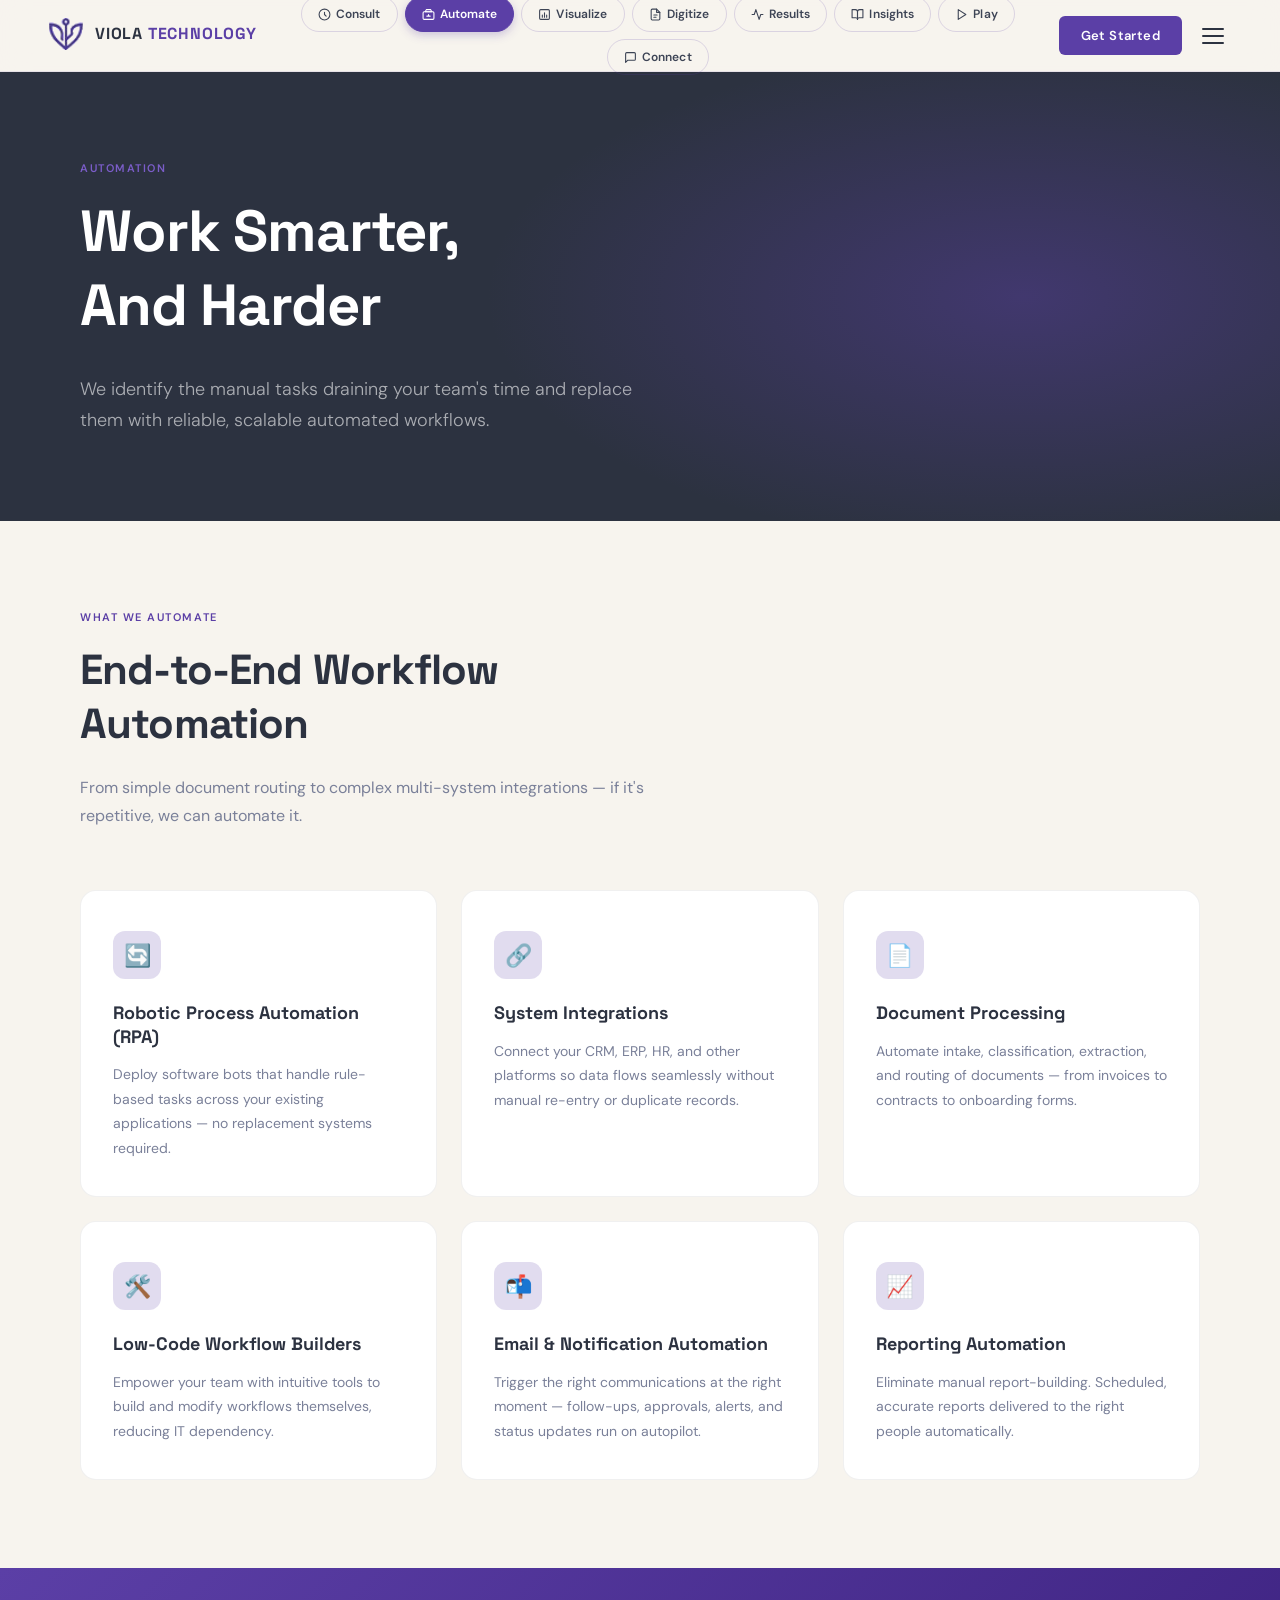
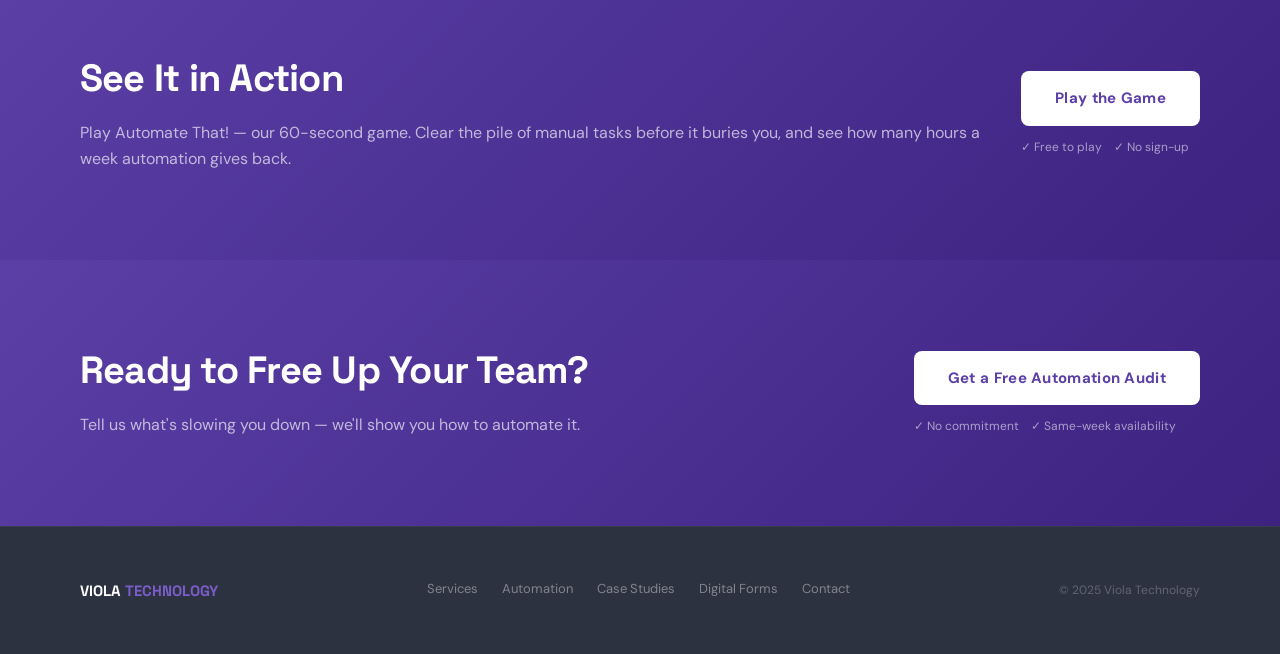
<file: automation.html>
<!DOCTYPE html>
<html lang="en">
<head>
  <meta charset="UTF-8" />
  <meta name="viewport" content="width=device-width, initial-scale=1.0" />
  <meta name="description" content="Viola Technology – Process Automation" />
  <title>Process Automation – Viola Technology</title>
  <link rel="stylesheet" href="styles.css" />
</head>
<body>
  <a href="#main" class="skip-link">Skip to content</a>
  <script src="nav.js"></script>

  <main id="main" class="page-shell">
    <div class="page-hero">
      <div class="page-hero-label">Automation</div>
      <h1>Work Smarter,<br>And Harder</h1>
      <p>We identify the manual tasks draining your team's time and replace them with reliable, scalable automated workflows.</p>
    </div>

    <div class="page-content">
      <div class="section-label">What We Automate</div>
      <h2 class="section-title">End-to-End Workflow<br>Automation</h2>
      <p class="section-sub">From simple document routing to complex multi-system integrations — if it's repetitive, we can automate it.</p>

      <div class="cards-grid">
        <div class="card-item">
          <div class="card-icon">🔄</div>
          <h3>Robotic Process Automation (RPA)</h3>
          <p>Deploy software bots that handle rule-based tasks across your existing applications — no replacement systems required.</p>
        </div>
        <div class="card-item">
          <div class="card-icon">🔗</div>
          <h3>System Integrations</h3>
          <p>Connect your CRM, ERP, HR, and other platforms so data flows seamlessly without manual re-entry or duplicate records.</p>
        </div>
        <div class="card-item">
          <div class="card-icon">📄</div>
          <h3>Document Processing</h3>
          <p>Automate intake, classification, extraction, and routing of documents — from invoices to contracts to onboarding forms.</p>
        </div>
        <div class="card-item">
          <div class="card-icon">🛠️</div>
          <h3>Low-Code Workflow Builders</h3>
          <p>Empower your team with intuitive tools to build and modify workflows themselves, reducing IT dependency.</p>
        </div>
        <div class="card-item">
          <div class="card-icon">📬</div>
          <h3>Email & Notification Automation</h3>
          <p>Trigger the right communications at the right moment — follow-ups, approvals, alerts, and status updates run on autopilot.</p>
        </div>
        <div class="card-item">
          <div class="card-icon">📈</div>
          <h3>Reporting Automation</h3>
          <p>Eliminate manual report-building. Scheduled, accurate reports delivered to the right people automatically.</p>
        </div>
      </div>
    </div>

    <div class="cta-band">
      <div>
        <h2>See It in Action</h2>
        <p>Play Automate That! — our 60-second game. Clear the pile of manual tasks before it buries you, and see how many hours a week automation gives back.</p>
      </div>
      <div class="cta-right">
        <a href="automate-that.html" class="btn-white">Play the Game</a>
        <div class="cta-trust">✓ Free to play &nbsp;&nbsp; ✓ No sign-up</div>
      </div>
    </div>

    <div class="cta-band">
      <div>
        <h2>Ready to Free Up Your Team?</h2>
        <p>Tell us what's slowing you down — we'll show you how to automate it.</p>
      </div>
      <div class="cta-right">
        <a href="contact.html" class="btn-white">Get a Free Automation Audit</a>
        <div class="cta-trust">✓ No commitment &nbsp;&nbsp; ✓ Same-week availability</div>
      </div>
    </div>
  </main>

  <footer class="site-footer">
    <div class="footer-logo">VIOLA <span>TECHNOLOGY</span></div>
    <div class="footer-links">
      <a href="consulting.html">Services</a>
      <a href="automation.html">Automation</a>
      <a href="cases.html">Case Studies</a>
      <a href="DigitalForms.html">Digital Forms</a>
      <a href="contact.html">Contact</a>
    </div>
    <div class="footer-copy">© 2025 Viola Technology</div>
  </footer>
</body>
</html>
</file>
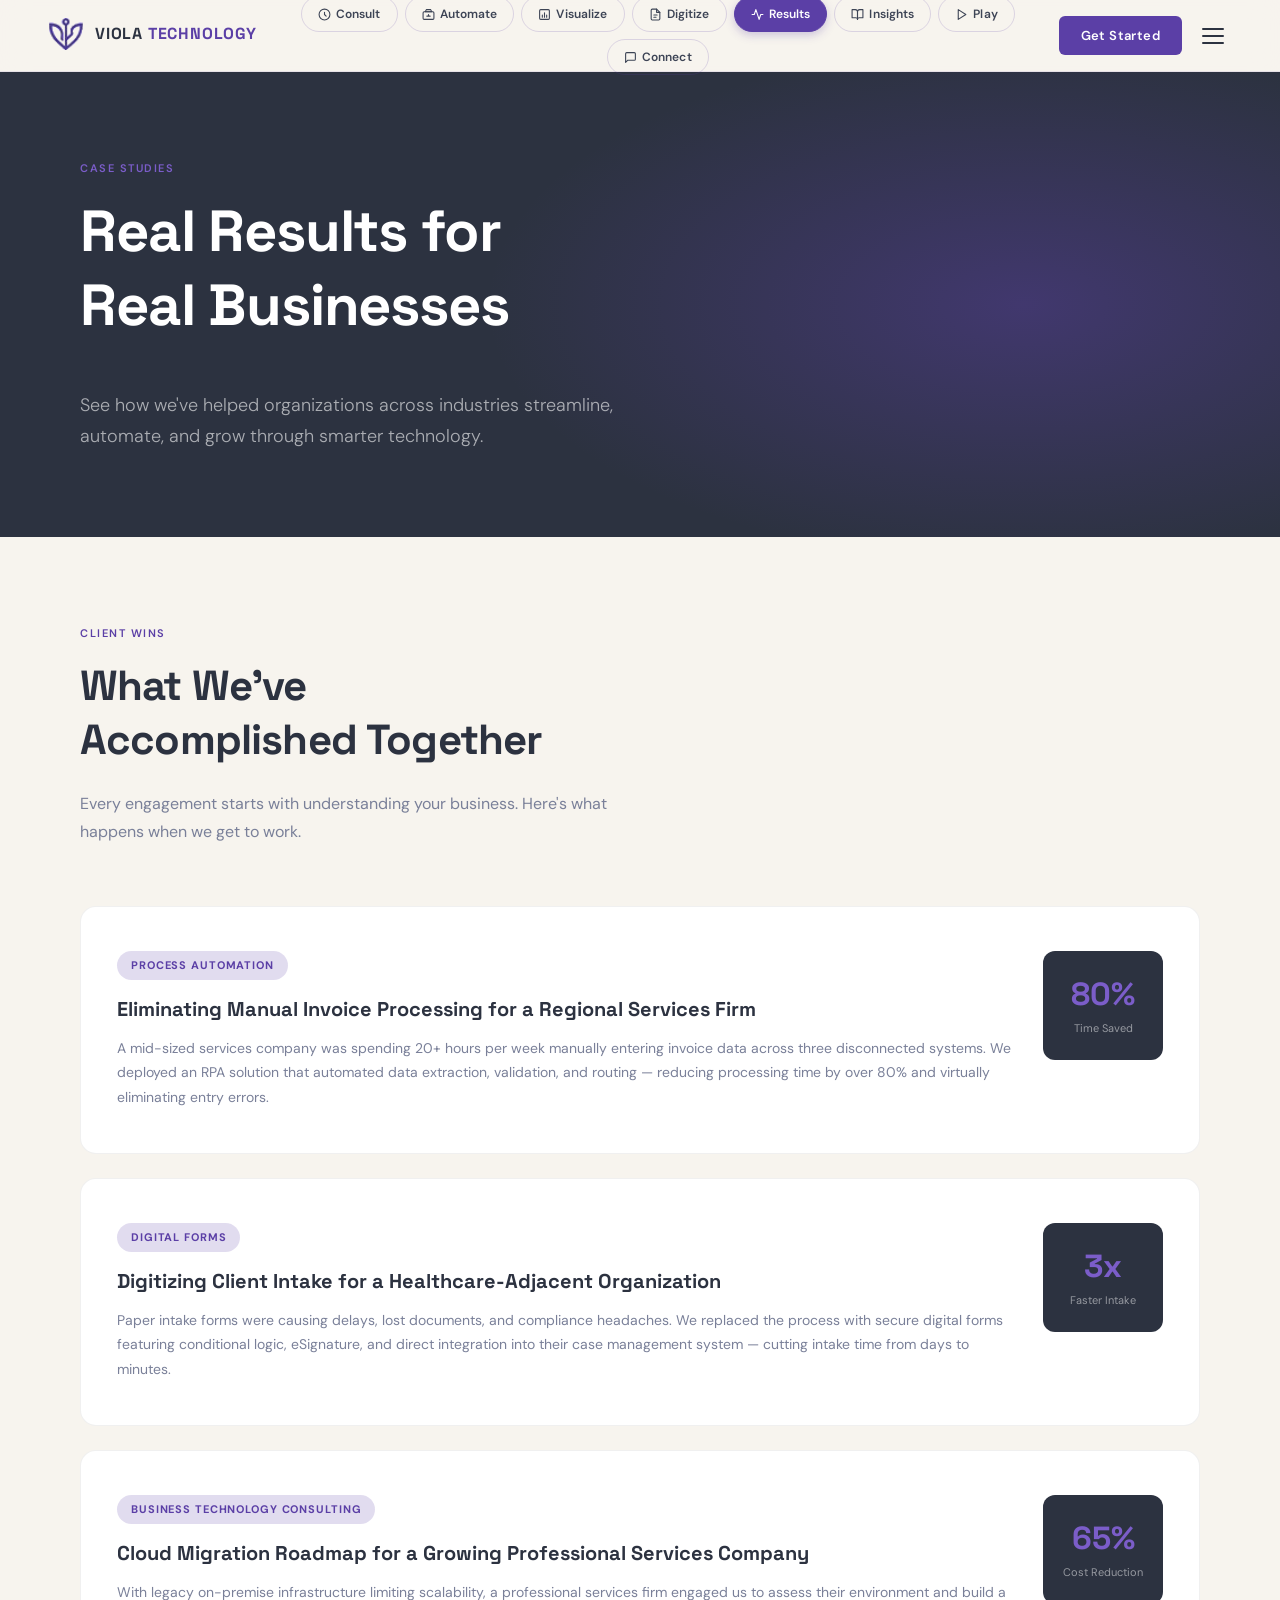
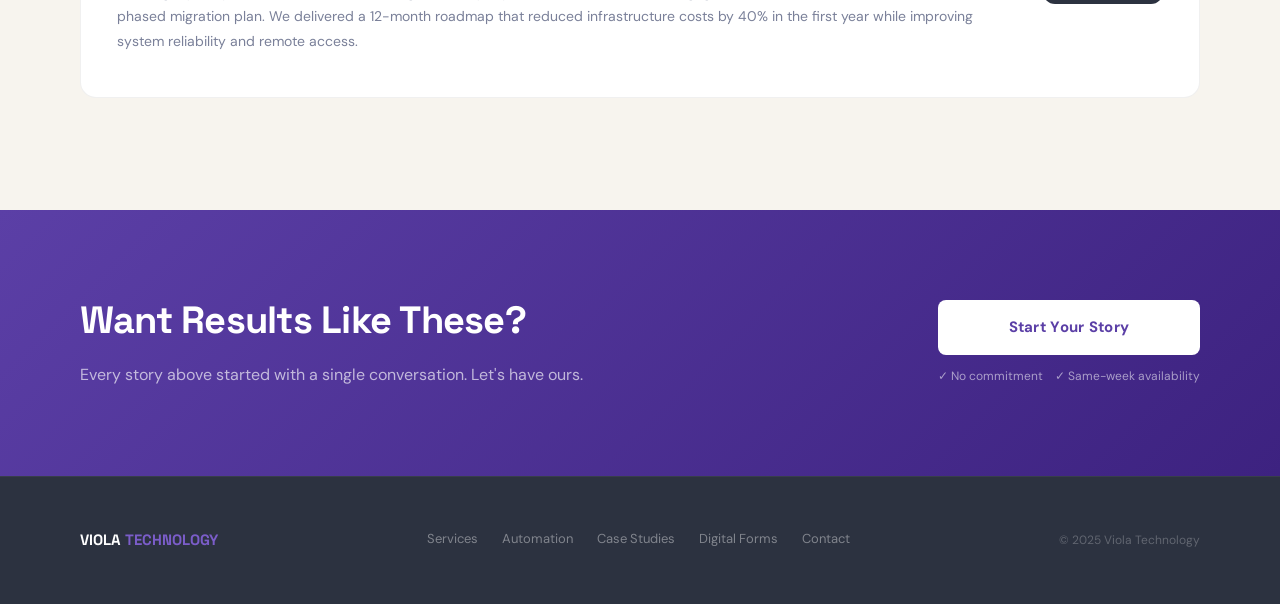
<file: cases.html>
<!DOCTYPE html>
<html lang="en">
<head>
  <meta charset="UTF-8" />
  <meta name="viewport" content="width=device-width, initial-scale=1.0" />
  <meta name="description" content="Viola Technology – Case Studies" />
  <title>Case Studies – Viola Technology</title>
  <link rel="stylesheet" href="styles.css" />
</head>
<body>
  <a href="#main" class="skip-link">Skip to content</a>
  <script src="nav.js"></script>

  <main id="main" class="page-shell">
    <div class="page-hero">
      <div class="page-hero-label">Case Studies</div>
      <h1 style="padding-bottom: 16px; margin-bottom: 32px;">Real Results for<br>Real Businesses</h1>
      <p>See how we've helped organizations across industries streamline, automate, and grow through smarter technology.</p>
    </div>

    <div class="page-content">
      <div class="section-label">Client Wins</div>
      <h2 class="section-title">What We've<br>Accomplished Together</h2>
      <p class="section-sub">Every engagement starts with understanding your business. Here's what happens when we get to work.</p>

      <div class="case-card">
        <div>
          <div class="case-tag">Process Automation</div>
          <h3>Eliminating Manual Invoice Processing for a Regional Services Firm</h3>
          <p>A mid-sized services company was spending 20+ hours per week manually entering invoice data across three disconnected systems. We deployed an RPA solution that automated data extraction, validation, and routing — reducing processing time by over 80% and virtually eliminating entry errors.</p>
        </div>
        <div class="case-result">
          <div class="case-result-num">80%</div>
          <div class="case-result-lbl">Time Saved</div>
        </div>
      </div>

      <div class="case-card">
        <div>
          <div class="case-tag">Digital Forms</div>
          <h3>Digitizing Client Intake for a Healthcare-Adjacent Organization</h3>
          <p>Paper intake forms were causing delays, lost documents, and compliance headaches. We replaced the process with secure digital forms featuring conditional logic, eSignature, and direct integration into their case management system — cutting intake time from days to minutes.</p>
        </div>
        <div class="case-result">
          <div class="case-result-num">3x</div>
          <div class="case-result-lbl">Faster Intake</div>
        </div>
      </div>

      <div class="case-card">
        <div>
          <div class="case-tag">Business Technology Consulting</div>
          <h3>Cloud Migration Roadmap for a Growing Professional Services Company</h3>
          <p>With legacy on-premise infrastructure limiting scalability, a professional services firm engaged us to assess their environment and build a phased migration plan. We delivered a 12-month roadmap that reduced infrastructure costs by 40% in the first year while improving system reliability and remote access.</p>
        </div>
        <div class="case-result">
          <div class="case-result-num">65%</div>
          <div class="case-result-lbl">Cost Reduction</div>
        </div>
      </div>
    </div>

    <div class="cta-band">
      <div>
        <h2>Want Results Like These?</h2>
        <p>Every story above started with a single conversation. Let's have ours.</p>
      </div>
      <div class="cta-right">
        <a href="contact.html" class="btn-white">Start Your Story</a>
        <div class="cta-trust">✓ No commitment &nbsp;&nbsp; ✓ Same-week availability</div>
      </div>
    </div>
  </main>

  <footer class="site-footer">
    <div class="footer-logo">VIOLA <span>TECHNOLOGY</span></div>
    <div class="footer-links">
      <a href="consulting.html">Services</a>
      <a href="automation.html">Automation</a>
      <a href="cases.html">Case Studies</a>
      <a href="DigitalForms.html">Digital Forms</a>
      <a href="contact.html">Contact</a>
    </div>
    <div class="footer-copy">© 2025 Viola Technology</div>
  </footer>
</body>
</html>
</file>
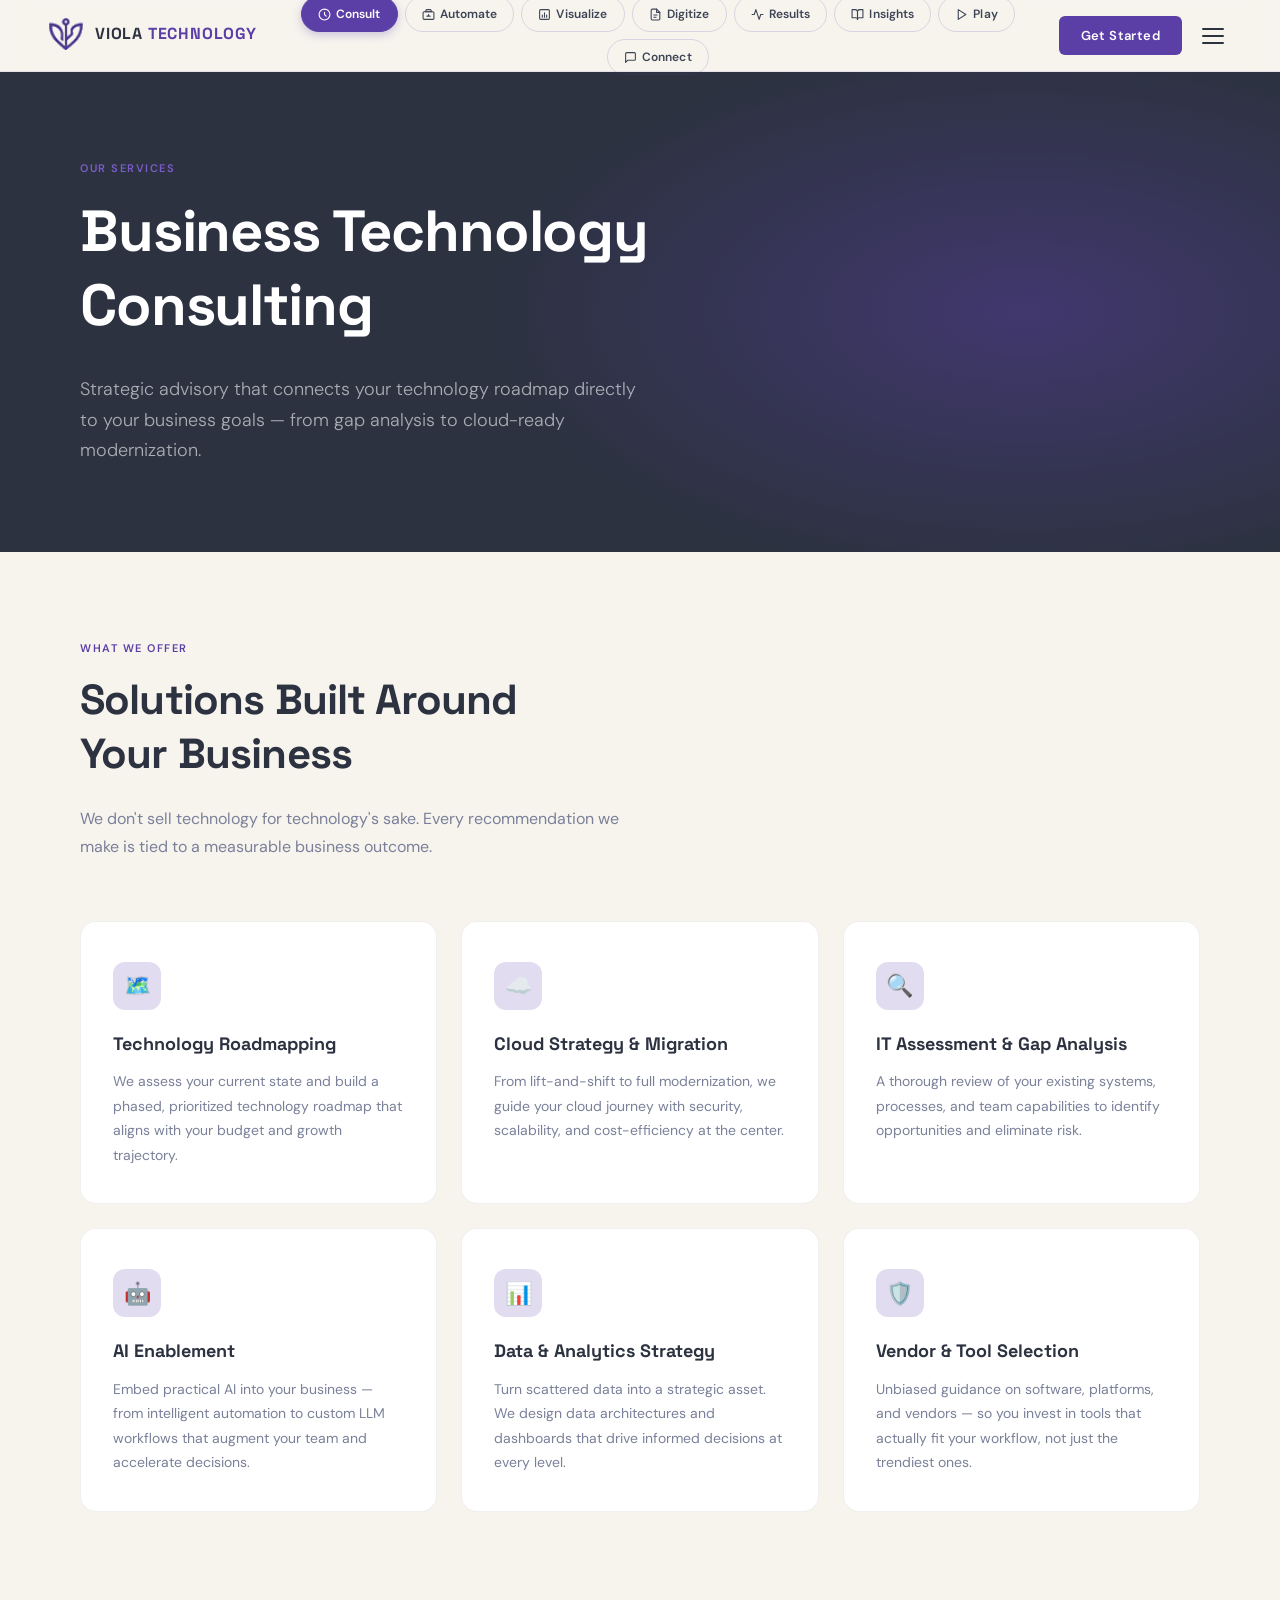
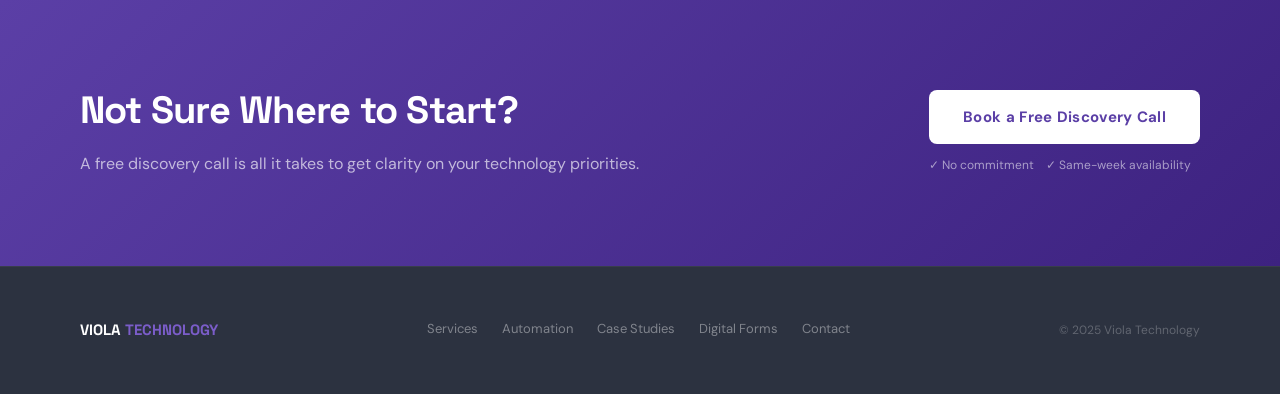
<file: consulting.html>
<!DOCTYPE html>
<html lang="en">
<head>
  <meta charset="UTF-8" />
  <meta name="viewport" content="width=device-width, initial-scale=1.0" />
  <meta name="description" content="Viola Technology – Business Technology Consulting" />
  <title>Business Technology Consulting – Viola Technology</title>
  <link rel="stylesheet" href="styles.css" />
</head>
<body>
  <a href="#main" class="skip-link">Skip to content</a>
  <script src="nav.js"></script>

  <main id="main" class="page-shell">
    <div class="page-hero">
      <div class="page-hero-label">Our Services</div>
      <h1>Business Technology<br>Consulting</h1>
      <p>Strategic advisory that connects your technology roadmap directly to your business goals — from gap analysis to cloud-ready modernization.</p>
    </div>

    <div class="page-content">
      <div class="section-label">What We Offer</div>
      <h2 class="section-title">Solutions Built Around<br>Your Business</h2>
      <p class="section-sub">We don't sell technology for technology's sake. Every recommendation we make is tied to a measurable business outcome.</p>

      <div class="cards-grid">
        <div class="card-item">
          <div class="card-icon">🗺️</div>
          <h3>Technology Roadmapping</h3>
          <p>We assess your current state and build a phased, prioritized technology roadmap that aligns with your budget and growth trajectory.</p>
        </div>
        <div class="card-item">
          <div class="card-icon">☁️</div>
          <h3>Cloud Strategy & Migration</h3>
          <p>From lift-and-shift to full modernization, we guide your cloud journey with security, scalability, and cost-efficiency at the center.</p>
        </div>
        <div class="card-item">
          <div class="card-icon">🔍</div>
          <h3>IT Assessment & Gap Analysis</h3>
          <p>A thorough review of your existing systems, processes, and team capabilities to identify opportunities and eliminate risk.</p>
        </div>
        <div class="card-item">
          <div class="card-icon">🤖</div>
          <h3>AI Enablement</h3>
          <p>Embed practical AI into your business — from intelligent automation to custom LLM workflows that augment your team and accelerate decisions.</p>
        </div>
        <div class="card-item">
          <div class="card-icon">📊</div>
          <h3>Data & Analytics Strategy</h3>
          <p>Turn scattered data into a strategic asset. We design data architectures and dashboards that drive informed decisions at every level.</p>
        </div>
        <div class="card-item">
          <div class="card-icon">🛡️</div>
          <h3>Vendor & Tool Selection</h3>
          <p>Unbiased guidance on software, platforms, and vendors — so you invest in tools that actually fit your workflow, not just the trendiest ones.</p>
        </div>
      </div>
    </div>

    <div class="cta-band">
      <div>
        <h2>Not Sure Where to Start?</h2>
        <p>A free discovery call is all it takes to get clarity on your technology priorities.</p>
      </div>
      <div class="cta-right">
        <a href="contact.html" class="btn-white">Book a Free Discovery Call</a>
        <div class="cta-trust">✓ No commitment &nbsp;&nbsp; ✓ Same-week availability</div>
      </div>
    </div>
  </main>

  <footer class="site-footer">
    <div class="footer-logo">VIOLA <span>TECHNOLOGY</span></div>
    <div class="footer-links">
      <a href="consulting.html">Services</a>
      <a href="automation.html">Automation</a>
      <a href="cases.html">Case Studies</a>
      <a href="DigitalForms.html">Digital Forms</a>
      <a href="contact.html">Contact</a>
    </div>
    <div class="footer-copy">© 2025 Viola Technology</div>
  </footer>
</body>
</html>
</file>
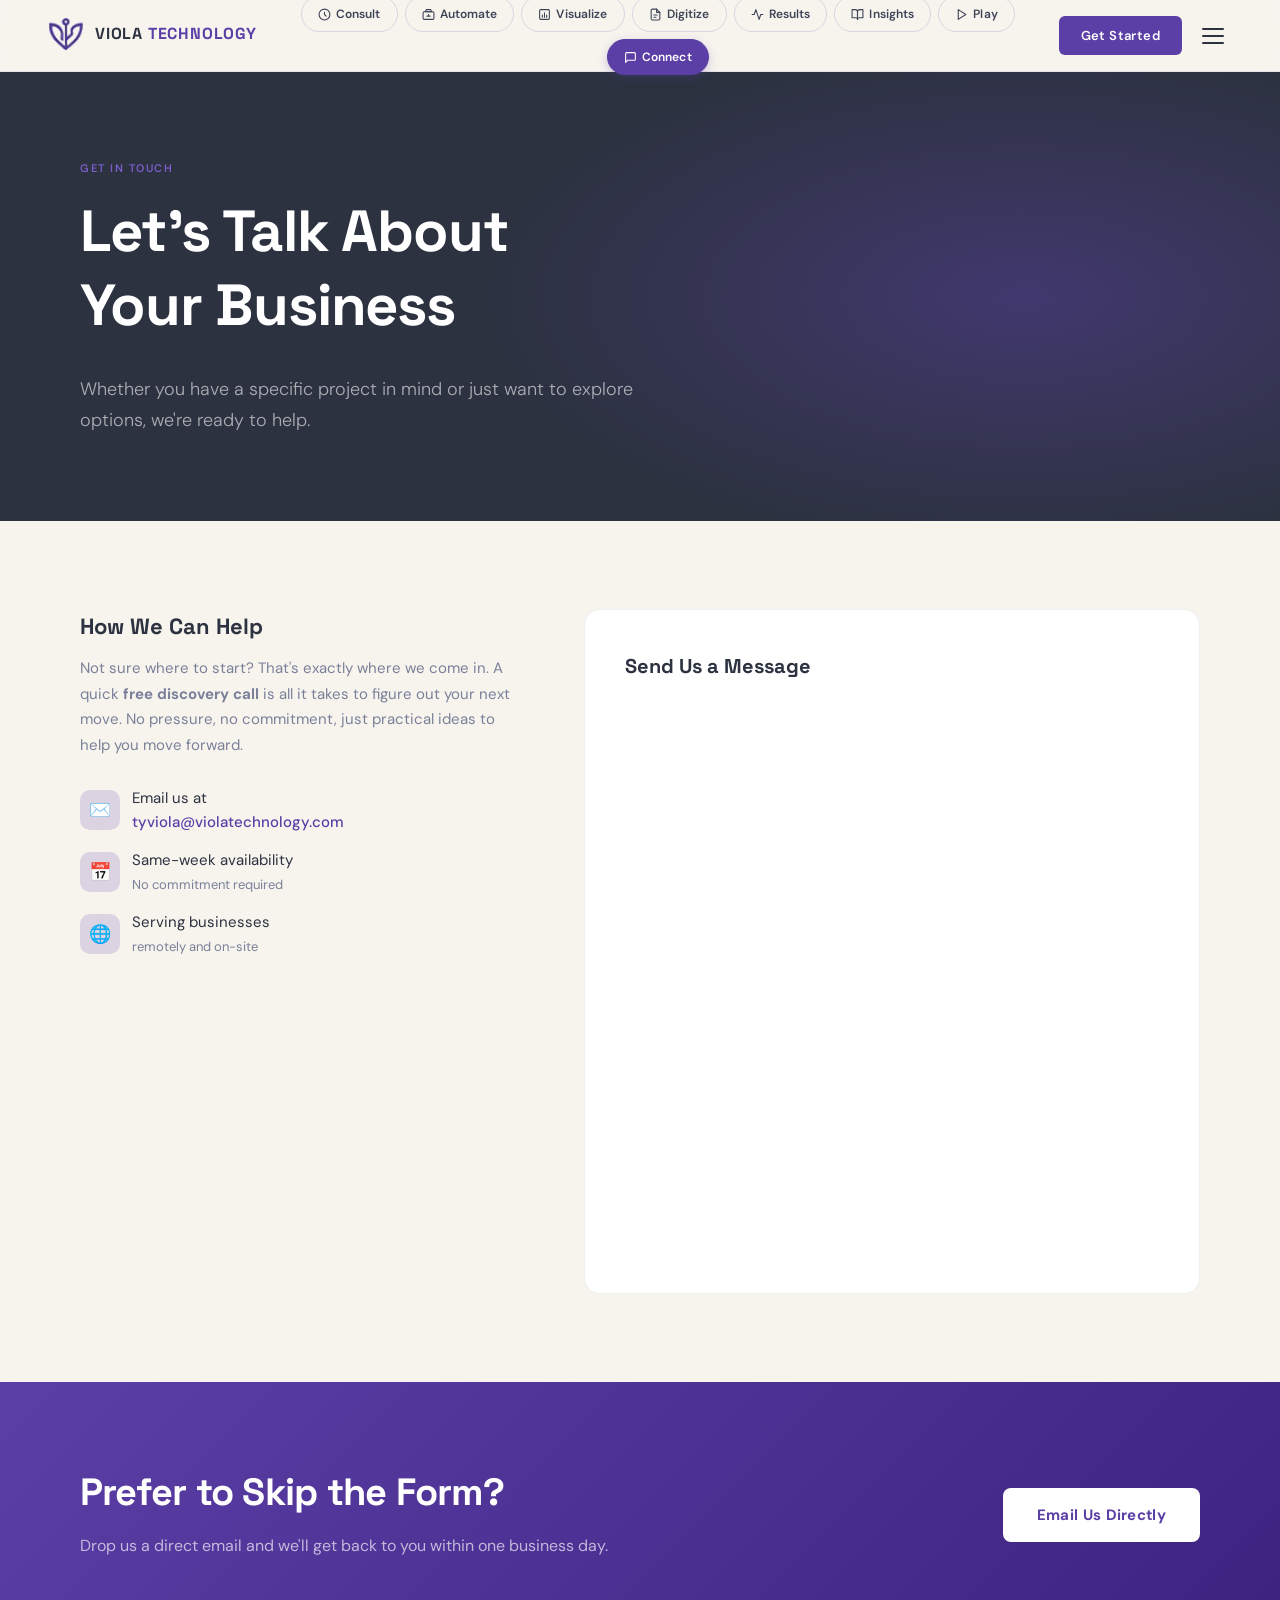
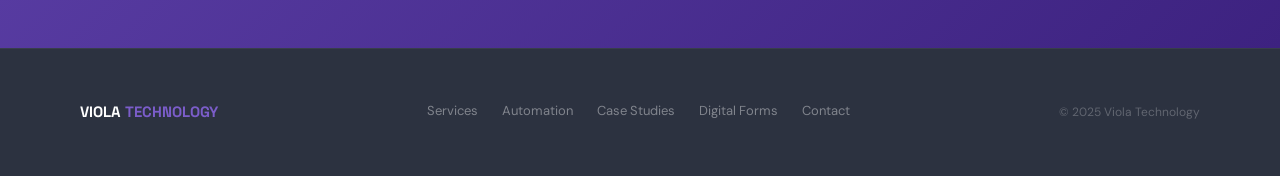
<file: contact.html>
<!DOCTYPE html>
<html lang="en">
<head>
  <meta charset="UTF-8" />
  <meta name="viewport" content="width=device-width, initial-scale=1.0" />
  <meta name="description" content="Viola Technology – Contact Us" />
  <title>Contact – Viola Technology</title>
  <link rel="stylesheet" href="styles.css" />
  <style>
    .contact-grid {
      display: grid; grid-template-columns: 1fr 1.4fr; gap: 64px;
      align-items: start;
    }
    .contact-info h3 {
      font-family: 'Space Grotesk', sans-serif; font-size: 22px; font-weight: 700;
      margin-bottom: 12px; color: var(--charcoal);
    }
    .contact-info p { font-size: 15px; color: var(--text-muted); line-height: 1.7; margin-bottom: 28px; }
    .contact-detail {
      display: flex; align-items: center; gap: 12px;
      font-size: 15px; color: var(--charcoal); margin-bottom: 14px;
    }
    .contact-detail a { color: var(--purple); text-decoration: none; font-weight: 500; }
    .contact-detail a:hover { text-decoration: underline; }
    .contact-icon {
      width: 40px; height: 40px; border-radius: 10px;
      background: var(--purple-glow); display: flex; align-items: center;
      justify-content: center; font-size: 18px; flex-shrink: 0;
    }
    .form-wrap {
      background: #fff; border-radius: 16px;
      padding: 40px; border: 1px solid rgba(0,0,0,.06);
    }
    .form-wrap h3 {
      font-family: 'Space Grotesk', sans-serif; font-size: 20px; font-weight: 700;
      margin-bottom: 24px; color: var(--charcoal);
    }
  </style>
</head>
<body>
  <a href="#main" class="skip-link">Skip to content</a>
  <script src="nav.js"></script>

  <main id="main" class="page-shell">
    <div class="page-hero">
      <div class="page-hero-label">Get In Touch</div>
      <h1>Let's Talk About<br>Your Business</h1>
      <p>Whether you have a specific project in mind or just want to explore options, we're ready to help.</p>
    </div>

    <div class="page-content">
      <div class="contact-grid">
        <div class="contact-info">
          <h3>How We Can Help</h3>
          <p>Not sure where to start? That's exactly where we come in. A quick <strong>free discovery call</strong> is all it takes to figure out your next move. No pressure, no commitment, just practical ideas to help you move forward.</p>
          <div class="contact-detail">
            <div class="contact-icon">✉️</div>
            <div>Email us at<br><a href="mailto:tyviola@violatechnology.com">tyviola@violatechnology.com</a></div>
          </div>
          <div class="contact-detail">
            <div class="contact-icon">📅</div>
            <div>Same-week availability<br><span style="color:var(--text-muted);font-size:13px">No commitment required</span></div>
          </div>
          <div class="contact-detail">
            <div class="contact-icon">🌐</div>
            <div>Serving businesses<br><span style="color:var(--text-muted);font-size:13px">remotely and on-site</span></div>
          </div>
        </div>
        <div class="form-wrap">
          <h3>Send Us a Message</h3>
          
    <iframe
      id="JotFormIFrame-252426313233043"
      title="Inquiries"
      onload="window.parent.scrollTo(0,0)"
      allowtransparency="true"
      allow="geolocation; microphone; camera; fullscreen; payment"
      src="https://form.jotform.com/252426313233043"
      frameborder="0"
      style="min-width:100%;max-width:100%;height:539px;border:none;"
      scrolling="no"
    >
    </iframe>
    <script src='https://cdn.jotfor.ms/s/umd/latest/for-form-embed-handler.js'></script>
    <script>window.jotformEmbedHandler("iframe[id='JotFormIFrame-252426313233043']", "https://form.jotform.com/")</script>
    
        </div>
      </div>
    </div>

    <div class="cta-band">
      <div>
        <h2>Prefer to Skip the Form?</h2>
        <p>Drop us a direct email and we'll get back to you within one business day.</p>
      </div>
      <div class="cta-right">
        <a href="mailto:tyviola@violatechnology.com" class="btn-white">Email Us Directly</a>
      </div>
    </div>
  </main>

  <footer class="site-footer">
    <div class="footer-logo">VIOLA <span>TECHNOLOGY</span></div>
    <div class="footer-links">
      <a href="consulting.html">Services</a>
      <a href="automation.html">Automation</a>
      <a href="cases.html">Case Studies</a>
      <a href="DigitalForms.html">Digital Forms</a>
      <a href="contact.html">Contact</a>
    </div>
    <div class="footer-copy">© 2025 Viola Technology</div>
  </footer>
</body>
</html>
</file>
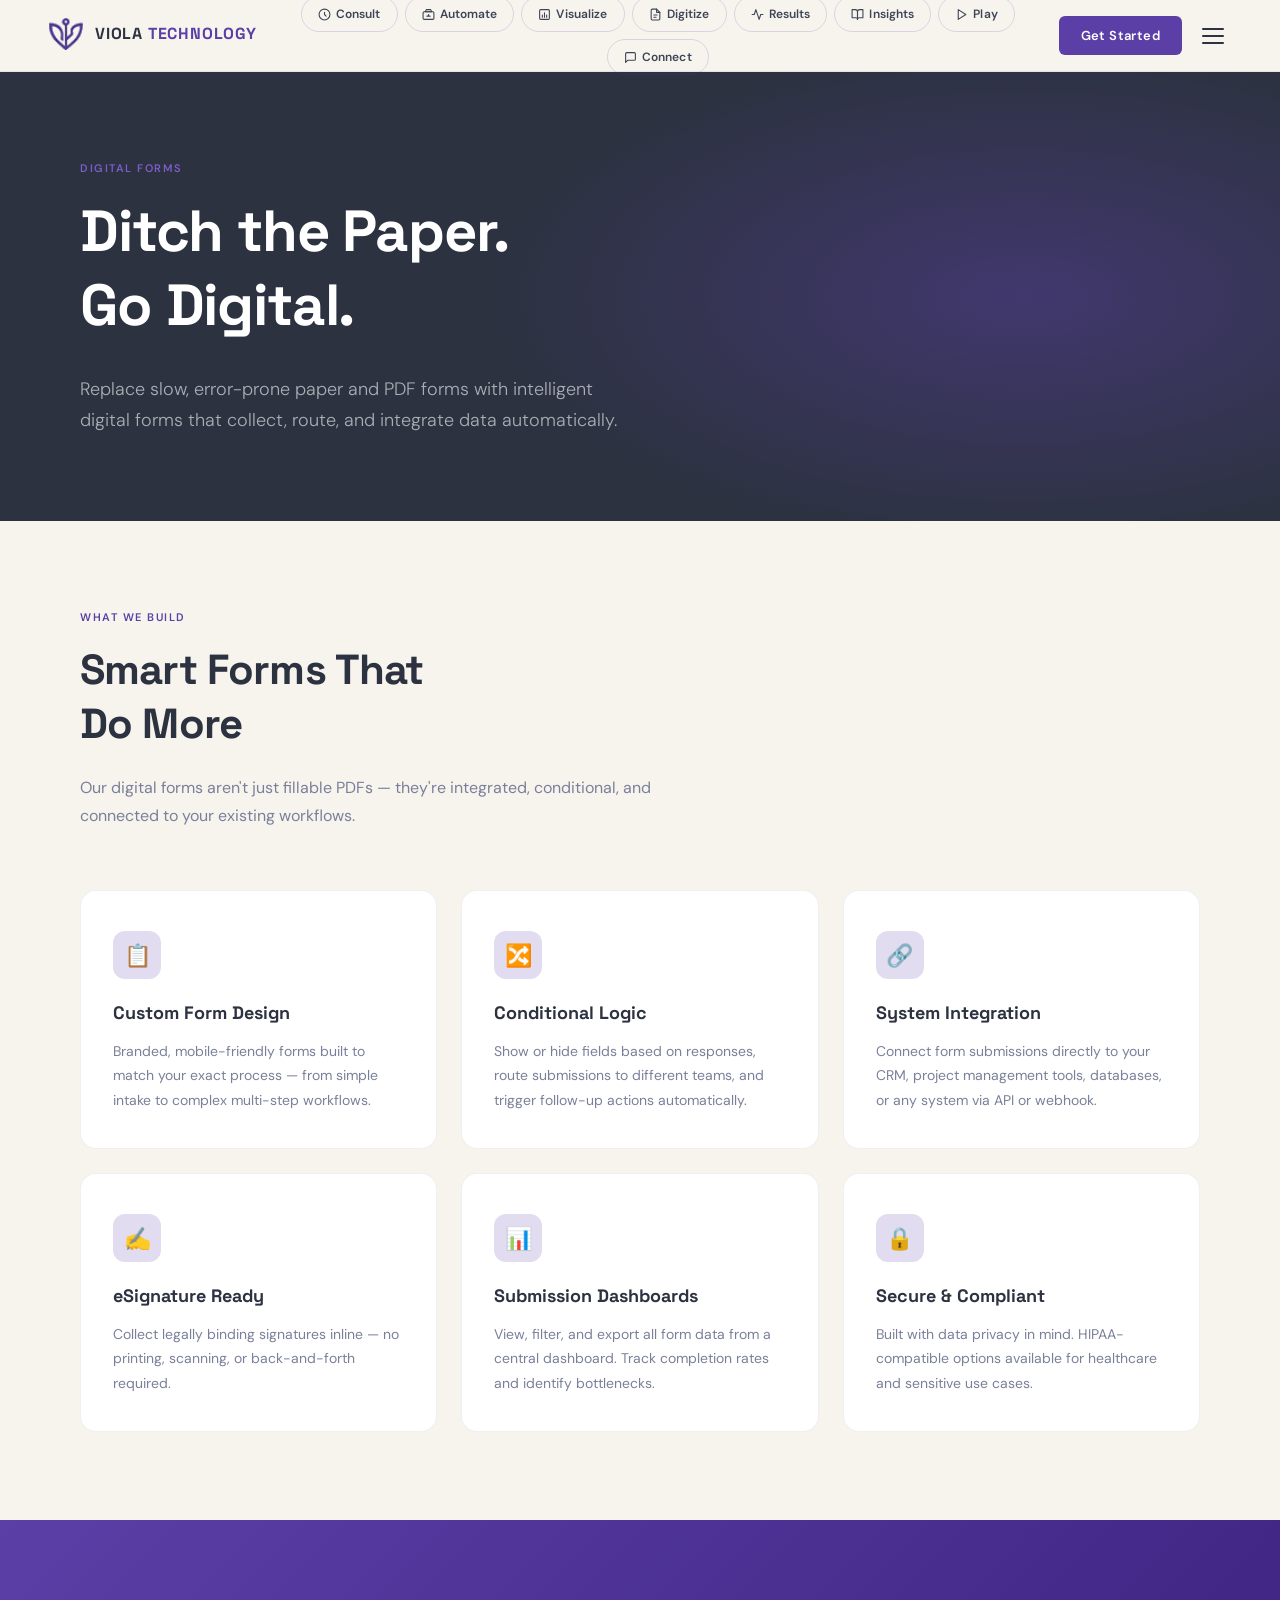
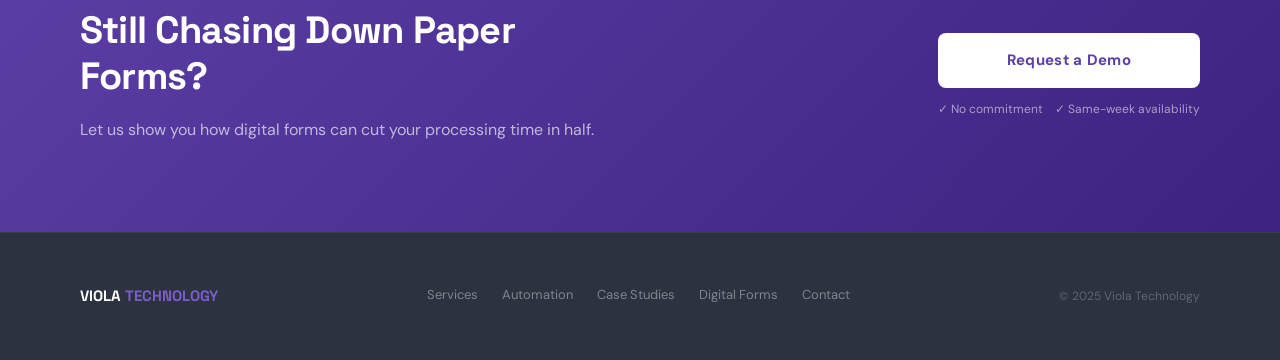
<file: DigitalForms.html>
<!DOCTYPE html>
<html lang="en">
<head>
  <meta charset="UTF-8" />
  <meta name="viewport" content="width=device-width, initial-scale=1.0" />
  <meta name="description" content="Viola Technology – Digital Forms" />
  <title>Digital Forms – Viola Technology</title>
  <link rel="stylesheet" href="styles.css" />
</head>
<body>
  <a href="#main" class="skip-link">Skip to content</a>
  <script src="nav.js"></script>

  <main id="main" class="page-shell">
    <div class="page-hero">
      <div class="page-hero-label">Digital Forms</div>
      <h1>Ditch the Paper.<br>Go Digital.</h1>
      <p>Replace slow, error-prone paper and PDF forms with intelligent digital forms that collect, route, and integrate data automatically.</p>
    </div>

    <div class="page-content">
      <div class="section-label">What We Build</div>
      <h2 class="section-title">Smart Forms That<br>Do More</h2>
      <p class="section-sub">Our digital forms aren't just fillable PDFs — they're integrated, conditional, and connected to your existing workflows.</p>

      <div class="cards-grid">
        <div class="card-item">
          <div class="card-icon">📋</div>
          <h3>Custom Form Design</h3>
          <p>Branded, mobile-friendly forms built to match your exact process — from simple intake to complex multi-step workflows.</p>
        </div>
        <div class="card-item">
          <div class="card-icon">🔀</div>
          <h3>Conditional Logic</h3>
          <p>Show or hide fields based on responses, route submissions to different teams, and trigger follow-up actions automatically.</p>
        </div>
        <div class="card-item">
          <div class="card-icon">🔗</div>
          <h3>System Integration</h3>
          <p>Connect form submissions directly to your CRM, project management tools, databases, or any system via API or webhook.</p>
        </div>
        <div class="card-item">
          <div class="card-icon">✍️</div>
          <h3>eSignature Ready</h3>
          <p>Collect legally binding signatures inline — no printing, scanning, or back-and-forth required.</p>
        </div>
        <div class="card-item">
          <div class="card-icon">📊</div>
          <h3>Submission Dashboards</h3>
          <p>View, filter, and export all form data from a central dashboard. Track completion rates and identify bottlenecks.</p>
        </div>
        <div class="card-item">
          <div class="card-icon">🔒</div>
          <h3>Secure & Compliant</h3>
          <p>Built with data privacy in mind. HIPAA-compatible options available for healthcare and sensitive use cases.</p>
        </div>
      </div>
    </div>

    <div class="cta-band">
      <div>
        <h2>Still Chasing Down Paper Forms?</h2>
        <p>Let us show you how digital forms can cut your processing time in half.</p>
      </div>
      <div class="cta-right">
        <a href="contact.html" class="btn-white">Request a Demo</a>
        <div class="cta-trust">✓ No commitment &nbsp;&nbsp; ✓ Same-week availability</div>
      </div>
    </div>
  </main>

  <footer class="site-footer">
    <div class="footer-logo">VIOLA <span>TECHNOLOGY</span></div>
    <div class="footer-links">
      <a href="consulting.html">Services</a>
      <a href="automation.html">Automation</a>
      <a href="cases.html">Case Studies</a>
      <a href="DigitalForms.html">Digital Forms</a>
      <a href="contact.html">Contact</a>
    </div>
    <div class="footer-copy">© 2025 Viola Technology</div>
  </footer>
</body>
</html>
</file>
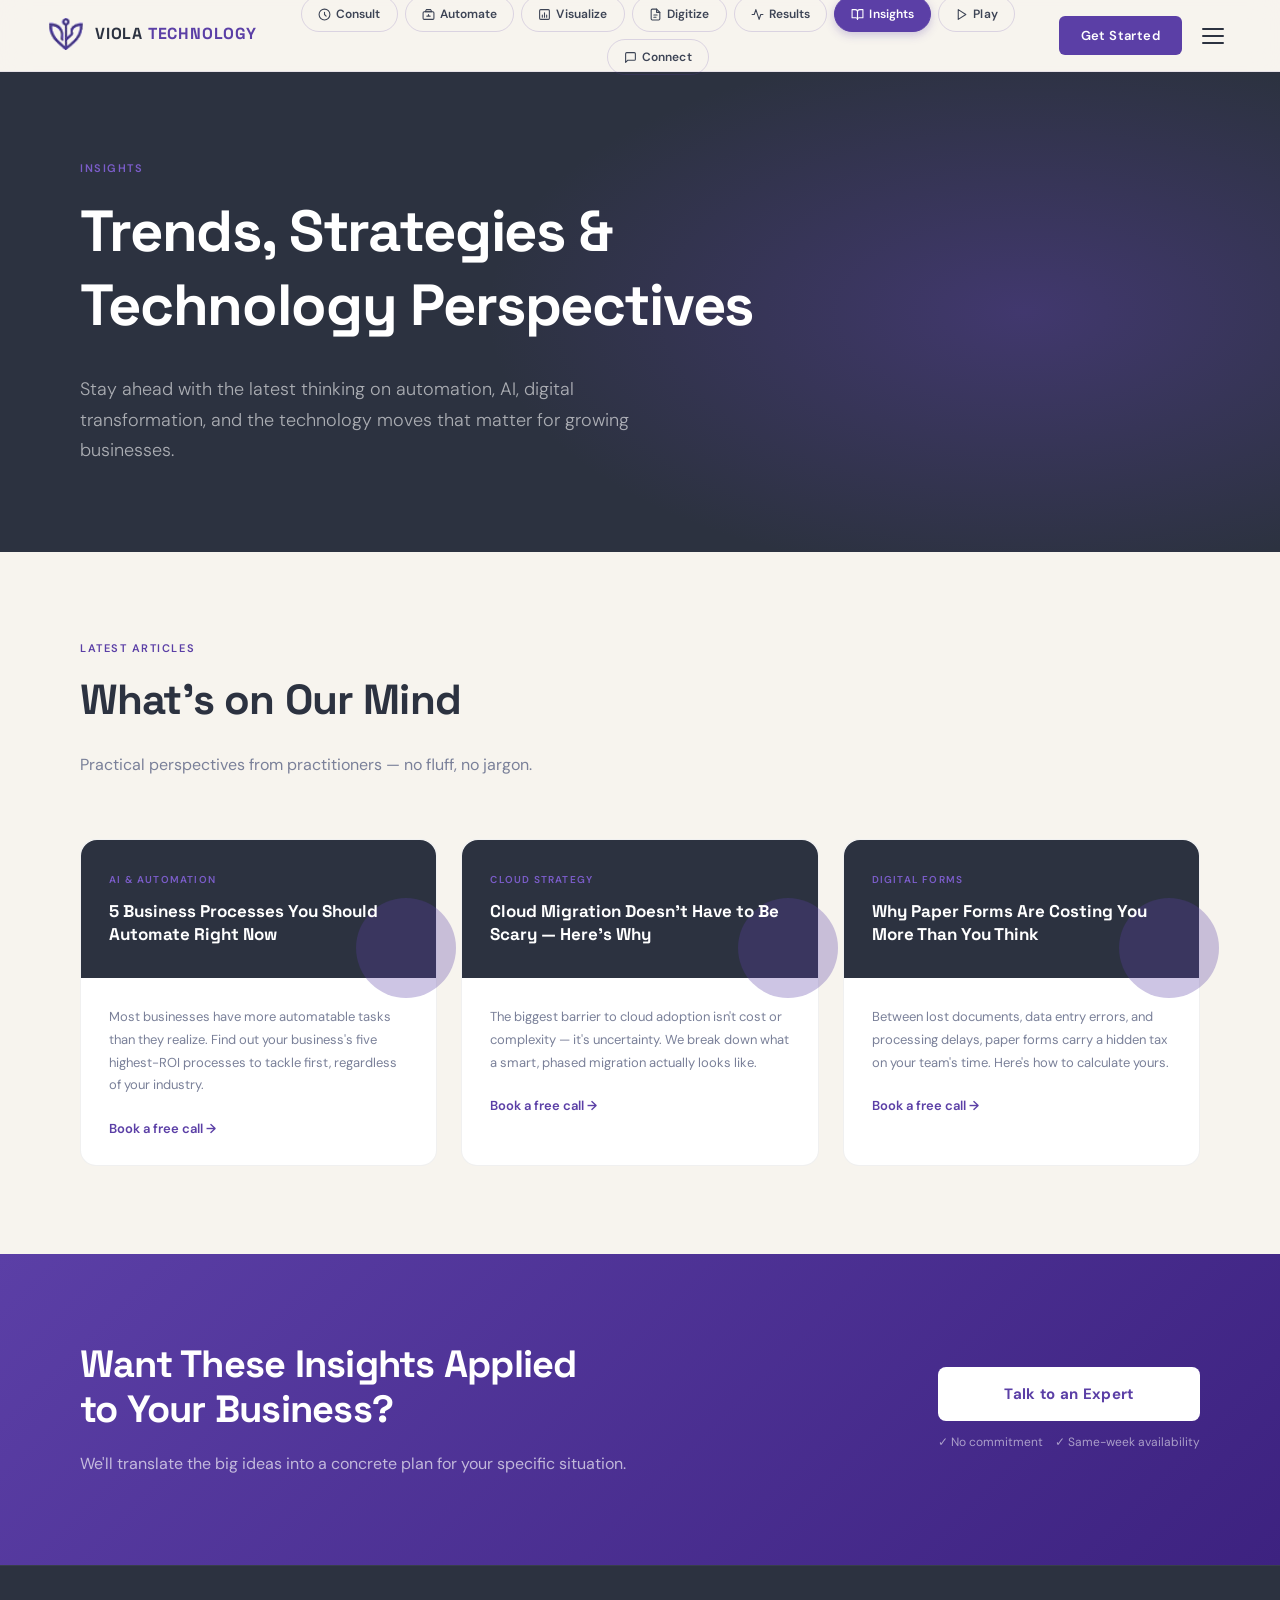
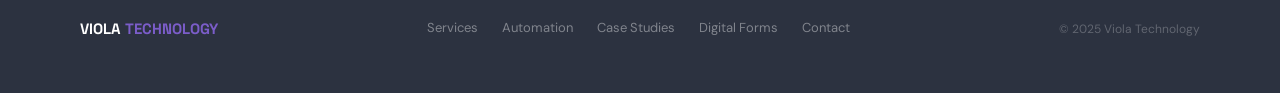
<file: insights.html>
<!DOCTYPE html>
<html lang="en">
<head>
  <meta charset="UTF-8" />
  <meta name="viewport" content="width=device-width, initial-scale=1.0" />
  <meta name="description" content="Viola Technology – Insights" />
  <title>Insights – Viola Technology</title>
  <link rel="stylesheet" href="styles.css" />
</head>
<body>
  <a href="#main" class="skip-link">Skip to content</a>
  <script src="nav.js"></script>

  <main id="main" class="page-shell">
    <div class="page-hero">
      <div class="page-hero-label">Insights</div>
      <h1>Trends, Strategies &<br>Technology Perspectives</h1>
      <p>Stay ahead with the latest thinking on automation, AI, digital transformation, and the technology moves that matter for growing businesses.</p>
    </div>

    <div class="page-content">
      <div class="section-label">Latest Articles</div>
      <h2 class="section-title">What's on Our Mind</h2>
      <p class="section-sub">Practical perspectives from practitioners — no fluff, no jargon.</p>

      <div class="insights-grid">
        <div class="insight-card">
          <div class="insight-top">
            <div class="insight-cat">AI & Automation</div>
            <h3>5 Business Processes You Should Automate Right Now</h3>
          </div>
          <div class="insight-body">
            <p>Most businesses have more automatable tasks than they realize. Find out your business's five highest-ROI processes to tackle first, regardless of your industry.</p>
            <a href="contact.html" class="insight-link">Book a free call →</a>
          </div>
        </div>
        <div class="insight-card">
          <div class="insight-top">
            <div class="insight-cat">Cloud Strategy</div>
            <h3>Cloud Migration Doesn't Have to Be Scary — Here's Why</h3>
          </div>
          <div class="insight-body">
            <p>The biggest barrier to cloud adoption isn't cost or complexity — it's uncertainty. We break down what a smart, phased migration actually looks like.</p>
            <a href="contact.html" class="insight-link">Book a free call →</a>
          </div>
        </div>
        <div class="insight-card">
          <div class="insight-top">
            <div class="insight-cat">Digital Forms</div>
            <h3>Why Paper Forms Are Costing You More Than You Think</h3>
          </div>
          <div class="insight-body">
            <p>Between lost documents, data entry errors, and processing delays, paper forms carry a hidden tax on your team's time. Here's how to calculate yours.</p>
            <a href="contact.html" class="insight-link">Book a free call →</a>
          </div>
        </div>
      </div>
    </div>

    <div class="cta-band">
      <div>
        <h2>Want These Insights Applied to Your Business?</h2>
        <p>We'll translate the big ideas into a concrete plan for your specific situation.</p>
      </div>
      <div class="cta-right">
        <a href="contact.html" class="btn-white">Talk to an Expert</a>
        <div class="cta-trust">✓ No commitment &nbsp;&nbsp; ✓ Same-week availability</div>
      </div>
    </div>
  </main>

  <footer class="site-footer">
    <div class="footer-logo">VIOLA <span>TECHNOLOGY</span></div>
    <div class="footer-links">
      <a href="consulting.html">Services</a>
      <a href="automation.html">Automation</a>
      <a href="cases.html">Case Studies</a>
      <a href="DigitalForms.html">Digital Forms</a>
      <a href="contact.html">Contact</a>
    </div>
    <div class="footer-copy">© 2025 Viola Technology</div>
  </footer>
</body>
</html>
</file>
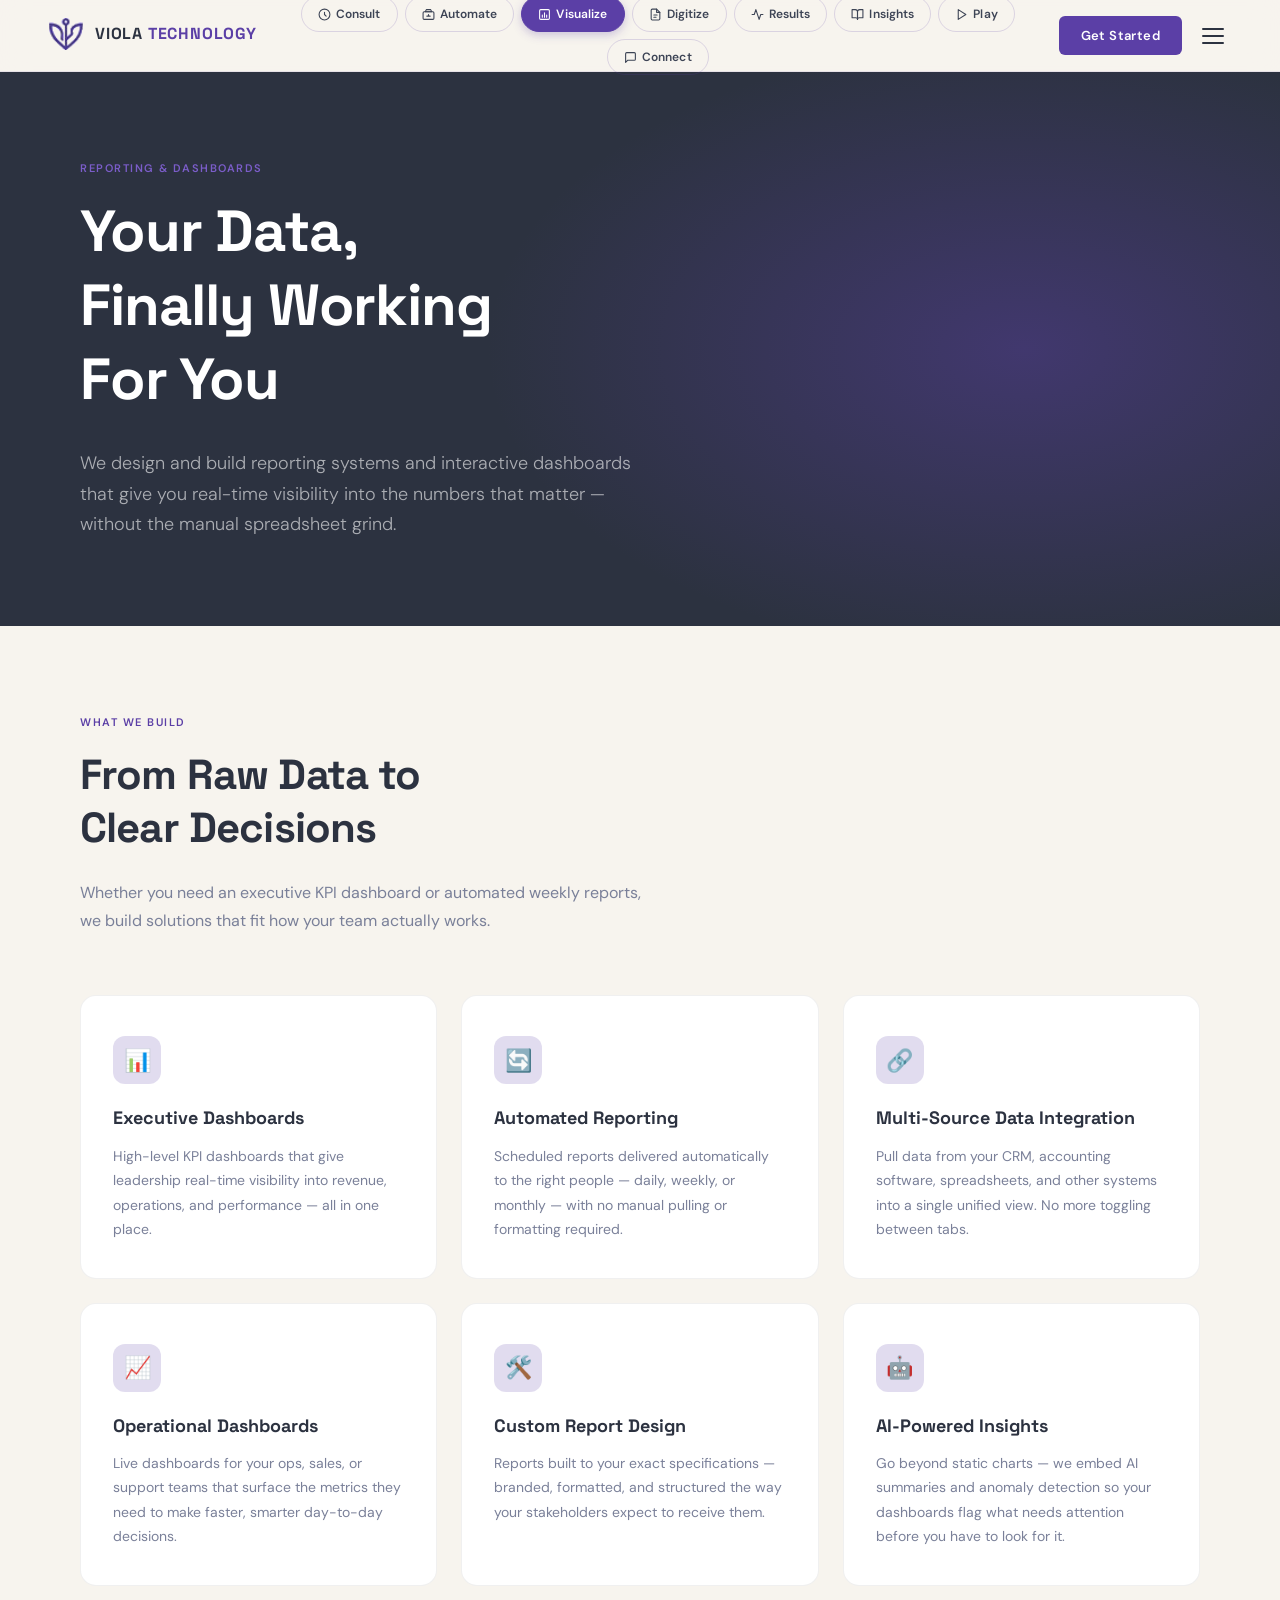
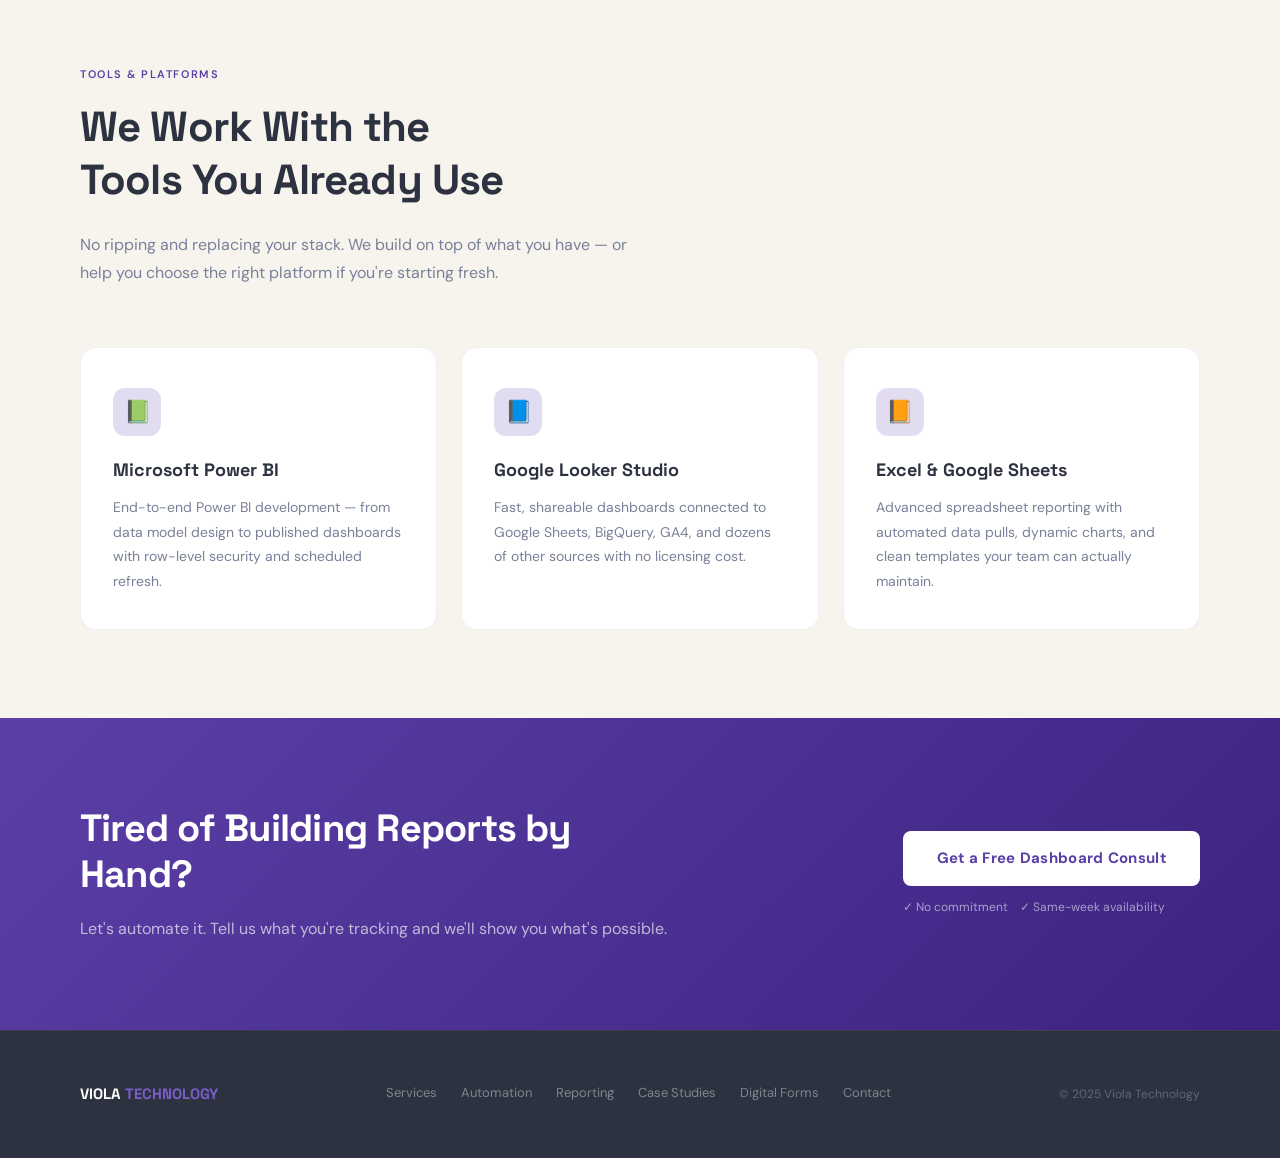
<file: reporting.html>
<!DOCTYPE html>
<html lang="en">
<head>
  <meta charset="UTF-8" />
  <meta name="viewport" content="width=device-width, initial-scale=1.0" />
  <meta name="description" content="Viola Technology – Reporting & Dashboard Development" />
  <title>Reporting & Dashboards – Viola Technology</title>
  <link rel="stylesheet" href="styles.css" />
</head>
<body>
  <a href="#main" class="skip-link">Skip to content</a>
  <script src="nav.js"></script>

  <main id="main" class="page-shell">
    <div class="page-hero">
      <div class="page-hero-label">Reporting & Dashboards</div>
      <h1>Your Data,<br>Finally Working<br>For You</h1>
      <p>We design and build reporting systems and interactive dashboards that give you real-time visibility into the numbers that matter — without the manual spreadsheet grind.</p>
    </div>

    <div class="page-content">
      <div class="section-label">What We Build</div>
      <h2 class="section-title">From Raw Data to<br>Clear Decisions</h2>
      <p class="section-sub">Whether you need an executive KPI dashboard or automated weekly reports, we build solutions that fit how your team actually works.</p>

      <div class="cards-grid">
        <div class="card-item">
          <div class="card-icon">📊</div>
          <h3>Executive Dashboards</h3>
          <p>High-level KPI dashboards that give leadership real-time visibility into revenue, operations, and performance — all in one place.</p>
        </div>
        <div class="card-item">
          <div class="card-icon">🔄</div>
          <h3>Automated Reporting</h3>
          <p>Scheduled reports delivered automatically to the right people — daily, weekly, or monthly — with no manual pulling or formatting required.</p>
        </div>
        <div class="card-item">
          <div class="card-icon">🔗</div>
          <h3>Multi-Source Data Integration</h3>
          <p>Pull data from your CRM, accounting software, spreadsheets, and other systems into a single unified view. No more toggling between tabs.</p>
        </div>
        <div class="card-item">
          <div class="card-icon">📈</div>
          <h3>Operational Dashboards</h3>
          <p>Live dashboards for your ops, sales, or support teams that surface the metrics they need to make faster, smarter day-to-day decisions.</p>
        </div>
        <div class="card-item">
          <div class="card-icon">🛠️</div>
          <h3>Custom Report Design</h3>
          <p>Reports built to your exact specifications — branded, formatted, and structured the way your stakeholders expect to receive them.</p>
        </div>
        <div class="card-item">
          <div class="card-icon">🤖</div>
          <h3>AI-Powered Insights</h3>
          <p>Go beyond static charts — we embed AI summaries and anomaly detection so your dashboards flag what needs attention before you have to look for it.</p>
        </div>
      </div>

      <!-- Tools section -->
      <div style="margin-top: 80px;">
        <div class="section-label">Tools & Platforms</div>
        <h2 class="section-title">We Work With the<br>Tools You Already Use</h2>
        <p class="section-sub">No ripping and replacing your stack. We build on top of what you have — or help you choose the right platform if you're starting fresh.</p>
        <div class="cards-grid">
          <div class="card-item">
            <div class="card-icon">📗</div>
            <h3>Microsoft Power BI</h3>
            <p>End-to-end Power BI development — from data model design to published dashboards with row-level security and scheduled refresh.</p>
          </div>
          <div class="card-item">
            <div class="card-icon">📘</div>
            <h3>Google Looker Studio</h3>
            <p>Fast, shareable dashboards connected to Google Sheets, BigQuery, GA4, and dozens of other sources with no licensing cost.</p>
          </div>
          <div class="card-item">
            <div class="card-icon">📙</div>
            <h3>Excel & Google Sheets</h3>
            <p>Advanced spreadsheet reporting with automated data pulls, dynamic charts, and clean templates your team can actually maintain.</p>
          </div>
        </div>
      </div>
    </div>

    <div class="cta-band">
      <div>
        <h2>Tired of Building Reports by Hand?</h2>
        <p>Let's automate it. Tell us what you're tracking and we'll show you what's possible.</p>
      </div>
      <div class="cta-right">
        <a href="contact.html" class="btn-white">Get a Free Dashboard Consult</a>
        <div class="cta-trust">✓ No commitment &nbsp;&nbsp; ✓ Same-week availability</div>
      </div>
    </div>
  </main>

  <footer class="site-footer">
    <div class="footer-logo">VIOLA <span>TECHNOLOGY</span></div>
    <div class="footer-links">
      <a href="consulting.html">Services</a>
      <a href="automation.html">Automation</a>
      <a href="reporting.html">Reporting</a>
      <a href="cases.html">Case Studies</a>
      <a href="DigitalForms.html">Digital Forms</a>
      <a href="contact.html">Contact</a>
    </div>
    <div class="footer-copy">© 2025 Viola Technology</div>
  </footer>
</body>
</html>
</file>
<file: styles.css>
/* ── VIOLA TECHNOLOGY – SHARED STYLESHEET ── */
@import url('https://fonts.googleapis.com/css2?family=Space+Grotesk:wght@400;500;600;700&family=DM+Sans:ital,wght@0,300;0,400;0,500;1,300&display=swap');

:root {
  --purple: #5B3FA6;
  --purple-light: #7B5DC9;
  --purple-glow: rgba(91,63,166,0.18);
  --charcoal: #2C3240;
  --charcoal-mid: #3D4455;
  --cream: #F7F4EE;
  --white: #FFFFFF;
  --text-muted: #7A8099;
}

*, *::before, *::after { box-sizing: border-box; margin: 0; padding: 0; }

body {
  font-family: 'DM Sans', sans-serif;
  background: var(--cream);
  color: var(--charcoal);
  overflow-x: hidden;
  /* give body itself breathing room so descenders never clip at edges */
  line-height: 1.6;
}

/* ── SKIP LINK ── */
.skip-link {
  position: absolute; left: -999px; top: 1rem;
  background: var(--purple); color: #fff; padding: 0.5rem 1rem;
  border-radius: 4px; font-size: 13px; z-index: 9999;
}
.skip-link:focus { left: 1rem; }

/* ══════════════════════════════
   NAV
══════════════════════════════ */
.site-nav {
  position: fixed; top: 0; left: 0; right: 0; z-index: 200;
  height: 72px;
  background: rgba(247,244,238,0.92);
  backdrop-filter: blur(14px);
  border-bottom: 1px solid rgba(91,63,166,0.1);
  display: flex; align-items: center;
  padding: 0 48px;
  gap: 20px;
}

.nav-logo {
  display: flex; align-items: center; gap: 11px;
  text-decoration: none; flex-shrink: 0;
  /* extra bottom padding so logo-text descenders don't clip */
  padding-bottom: 2px;
}
.nav-logo svg { width: 34px; height: 34px; }
.nav-logo-text {
  font-family: 'Space Grotesk', sans-serif; font-weight: 700;
  font-size: 16px; letter-spacing: .05em; color: var(--charcoal);
  line-height: 1.4;
}
.nav-logo-text span { color: var(--purple); }

/* pill buttons in center */
.nav-pills {
  display: flex; gap: 7px; align-items: center;
  flex: 1; justify-content: center; flex-wrap: wrap;
}
.nav-pill {
  display: inline-flex; align-items: center; gap: 5px;
  /* increased vertical padding so g/y don't clip */
  padding: 8px 16px;
  border-radius: 100px;
  font-size: 12px; font-weight: 600;
  line-height: 1.5;
  border: 1.5px solid rgba(91,63,166,0.18);
  background: transparent; color: var(--charcoal-mid);
  transition: all .2s; text-decoration: none;
  letter-spacing: .01em; white-space: nowrap;
  font-family: 'DM Sans', sans-serif;
}
.nav-pill:hover, .nav-pill.active {
  background: var(--purple); color: #fff; border-color: var(--purple);
  box-shadow: 0 3px 10px rgba(91,63,166,.28);
}
.nav-pill:hover svg, .nav-pill.active svg { stroke: #fff; }

/* right side */
.nav-right {
  display: flex; align-items: center; gap: 12px; flex-shrink: 0;
}
.nav-cta {
  background: var(--purple); color: #fff;
  /* increased vertical padding */
  padding: 10px 22px; border-radius: 6px;
  font-size: 13px; font-weight: 600; text-decoration: none;
  line-height: 1.5; letter-spacing: .03em;
  transition: background .2s, transform .15s;
  white-space: nowrap;
}
.nav-cta:hover { background: var(--purple-light); transform: translateY(-1px); }

/* hamburger */
.hamburger {
  display: flex; flex-direction: column; justify-content: center;
  gap: 5px; cursor: pointer; padding: 8px;
  background: none; border: none; flex-shrink: 0;
}
.hamburger span {
  display: block; width: 22px; height: 2px;
  background: var(--charcoal); border-radius: 2px;
  transition: all .3s;
}
.hamburger.open span:nth-child(1) { transform: translateY(7px) rotate(45deg); }
.hamburger.open span:nth-child(2) { opacity: 0; }
.hamburger.open span:nth-child(3) { transform: translateY(-7px) rotate(-45deg); }

/* mobile drawer */
.nav-drawer {
  position: fixed; top: 72px; left: 0; right: 0; bottom: 0;
  background: var(--charcoal); z-index: 190;
  display: flex; flex-direction: column;
  padding: 48px 48px 40px;
  transform: translateX(100%);
  transition: transform .35s cubic-bezier(.4,0,.2,1);
}
.nav-drawer.open { transform: translateX(0); }
.nav-drawer a {
  font-family: 'Space Grotesk', sans-serif; font-size: 28px; font-weight: 700;
  color: rgba(255,255,255,.75); text-decoration: none;
  /* generous padding so descenders breathe */
  padding: 18px 0;
  border-bottom: 1px solid rgba(255,255,255,.07);
  line-height: 1.4;
  transition: color .2s;
}
.nav-drawer a:hover { color: var(--purple-light); }
.nav-drawer .drawer-cta {
  margin-top: 36px;
  background: var(--purple); color: #fff;
  padding: 18px 32px; border-radius: 8px;
  font-size: 16px; line-height: 1.5; text-align: center;
  border: none;
}

/* ══════════════════════════════
   PAGE SHELL
══════════════════════════════ */
.page-shell {
  padding-top: 72px;
  min-height: 100vh;
}

/* inner page hero banner */
.page-hero {
  background: var(--charcoal);
  /* extra bottom padding for descenders on last line */
  padding: 88px 80px 84px;
  position: relative;
  /* removed overflow:hidden — was clipping descenders on hero text */
}
.page-hero::before {
  content: '';
  position: absolute; inset: 0;
  background: radial-gradient(ellipse 60% 80% at 80% 50%, rgba(91,63,166,.45) 0%, transparent 70%);
  pointer-events: none;
}
.page-hero-label {
  font-size: 11px; letter-spacing: .14em; text-transform: uppercase;
  color: var(--purple-light); font-weight: 600;
  margin-bottom: 16px; line-height: 1.6;
  position: relative; z-index: 1;
}
.page-hero h1 {
  font-family: 'Space Grotesk', sans-serif;
  font-size: clamp(34px, 5vw, 58px);
  font-weight: 800; letter-spacing: -.02em;
  color: #fff;
  line-height: 1.28;
  max-width: 700px; position: relative; z-index: 1;
  margin-bottom: 24px;
  padding-bottom: 8px;
}
.page-hero p {
  font-size: 18px; font-weight: 300; color: rgba(255,255,255,.6);
  max-width: 560px; line-height: 1.7; position: relative; z-index: 1;
  padding-bottom: 2px;
}

/* content area */
.page-content { padding: 88px 80px; }

/* ══════════════════════════════
   SHARED COMPONENTS
══════════════════════════════ */
.section-label {
  font-size: 11px; letter-spacing: .14em; text-transform: uppercase;
  color: var(--purple); font-weight: 600;
  margin-bottom: 16px; line-height: 1.6;
}
.section-title {
  font-family: 'Space Grotesk', sans-serif;
  font-size: clamp(28px, 4vw, 42px);
  font-weight: 800; letter-spacing: -.02em;
  color: var(--charcoal);
  margin-bottom: 16px;
  line-height: 1.28;
  padding-bottom: 8px;
}
.section-sub {
  font-size: 16px; color: var(--text-muted);
  max-width: 580px; line-height: 1.75; margin-bottom: 60px;
}

/* cards grid */
.cards-grid {
  display: grid; grid-template-columns: repeat(3, 1fr); gap: 24px;
}
.card-item {
  background: #fff; border-radius: 16px;
  /* increased padding all round */
  padding: 40px 32px 36px;
  border: 1px solid rgba(0,0,0,.06);
  transition: transform .25s, box-shadow .25s;
  position: relative;
  /* removed overflow:hidden — was clipping descenders */
}
.card-item::before {
  content: ''; position: absolute; top: 0; left: 0; right: 0; height: 3px;
  border-radius: 16px 16px 0 0;
  background: linear-gradient(90deg, var(--purple), var(--purple-light));
  transform: scaleX(0); transform-origin: left;
  transition: transform .3s;
}
.card-item:hover::before { transform: scaleX(1); }
.card-item:hover { transform: translateY(-5px); box-shadow: 0 20px 48px rgba(0,0,0,.09); }
.card-icon {
  width: 48px; height: 48px; border-radius: 12px;
  background: var(--purple-glow);
  display: flex; align-items: center; justify-content: center;
  font-size: 22px; margin-bottom: 22px;
  flex-shrink: 0;
}
.card-item h3 {
  font-family: 'Space Grotesk', sans-serif; font-size: 18px; font-weight: 700;
  margin-bottom: 12px; color: var(--charcoal);
  line-height: 1.3; padding-bottom: 2px;
}
.card-item p { font-size: 14px; color: var(--text-muted); line-height: 1.75; }
.card-link {
  display: inline-flex; align-items: center; gap: 6px;
  color: var(--purple); font-size: 13px; font-weight: 600;
  margin-top: 22px; text-decoration: none; transition: gap .2s;
  line-height: 1.5; padding-bottom: 2px;
}
.card-link:hover { gap: 10px; }

/* CTA band */
.cta-band {
  background: linear-gradient(135deg, var(--purple) 0%, #3D2280 100%);
  padding: 88px 80px;
  display: flex; align-items: center; justify-content: space-between; gap: 40px;
}
.cta-band h2 {
  font-family: 'Space Grotesk', sans-serif;
  font-size: clamp(24px, 3vw, 38px); font-weight: 800;
  color: #fff; letter-spacing: -.02em; max-width: 540px;
  line-height: 1.2; padding-bottom: 4px;
}
.cta-band p { color: rgba(255,255,255,.65); font-size: 16px; margin-top: 14px; line-height: 1.65; }
.cta-right { flex-shrink: 0; display: flex; flex-direction: column; gap: 12px; }
.btn-white {
  background: #fff; color: var(--purple);
  padding: 16px 34px; border-radius: 8px;
  font-size: 15px; font-weight: 700; text-decoration: none;
  line-height: 1.5; letter-spacing: .02em; transition: all .2s; text-align: center;
}
.btn-white:hover { background: var(--cream); transform: translateY(-2px); }
.cta-trust { font-size: 12px; color: rgba(255,255,255,.55); line-height: 1.6; }

/* footer */
.site-footer {
  background: var(--charcoal); border-top: 1px solid rgba(255,255,255,.06);
  padding: 52px 80px;
  display: flex; align-items: center; justify-content: space-between; gap: 24px;
  flex-wrap: wrap;
}
.footer-logo {
  font-family: 'Space Grotesk', sans-serif; font-weight: 700;
  color: #fff; font-size: 15px; line-height: 1.5;
}
.footer-logo span { color: var(--purple-light); }
.footer-links { display: flex; gap: 24px; flex-wrap: wrap; }
.footer-links a {
  font-size: 13px; color: rgba(255,255,255,.4);
  text-decoration: none; transition: color .2s;
  line-height: 1.6; padding-bottom: 2px;
}
.footer-links a:hover { color: #fff; }
.footer-copy { font-size: 12px; color: rgba(255,255,255,.25); line-height: 1.6; }

/* buttons */
.btn-primary {
  background: var(--purple); color: #fff;
  padding: 15px 32px; border-radius: 8px;
  font-size: 15px; font-weight: 600; text-decoration: none;
  line-height: 1.5; letter-spacing: .02em; transition: all .2s;
  box-shadow: 0 8px 24px rgba(91,63,166,.35);
  display: inline-block;
}
.btn-primary:hover { background: var(--purple-light); transform: translateY(-2px); }

/* contact */
.contact-form-wrap { max-width: 680px; }
.contact-email {
  display: inline-flex; align-items: center; gap: 10px;
  background: #fff; border: 1px solid rgba(91,63,166,.2);
  border-radius: 10px; padding: 18px 24px;
  font-size: 16px; color: var(--purple); text-decoration: none;
  font-weight: 500; margin-bottom: 36px; transition: all .2s;
  line-height: 1.5;
}
.contact-email:hover { border-color: var(--purple); box-shadow: 0 4px 16px rgba(91,63,166,.15); }

/* case study cards */
.case-card {
  background: #fff; border-radius: 16px;
  padding: 44px 36px;
  border: 1px solid rgba(0,0,0,.06);
  margin-bottom: 24px;
  display: grid; grid-template-columns: 1fr auto;
  gap: 24px; align-items: start;
  transition: box-shadow .25s;
}
.case-card:hover { box-shadow: 0 12px 40px rgba(0,0,0,.08); }
.case-tag {
  display: inline-block;
  background: var(--purple-glow); color: var(--purple);
  font-size: 11px; font-weight: 700; letter-spacing: .08em;
  text-transform: uppercase;
  /* more vertical padding so tag text doesn't clip */
  padding: 6px 14px; border-radius: 100px;
  margin-bottom: 16px; line-height: 1.5;
}
.case-card h3 {
  font-family: 'Space Grotesk', sans-serif; font-size: 20px; font-weight: 700;
  margin-bottom: 12px; color: var(--charcoal);
  line-height: 1.3; padding-bottom: 2px;
}
.case-card p { font-size: 14px; color: var(--text-muted); line-height: 1.75; }
.case-result {
  text-align: center; flex-shrink: 0; min-width: 120px;
  background: var(--charcoal); border-radius: 12px; padding: 24px 16px;
}
.case-result-num {
  font-family: 'Space Grotesk', sans-serif; font-size: 32px; font-weight: 800;
  color: var(--purple-light); line-height: 1.2;
}
.case-result-lbl { font-size: 11px; color: rgba(255,255,255,.5); margin-top: 6px; line-height: 1.5; }

/* insight cards */
.insights-grid {
  display: grid; grid-template-columns: repeat(3, 1fr); gap: 24px;
}
.insight-card {
  background: #fff; border-radius: 16px;
  /* removed overflow:hidden — clips descenders in insight-top headings */
  border: 1px solid rgba(0,0,0,.06);
  transition: transform .25s, box-shadow .25s;
}
.insight-card:hover { transform: translateY(-5px); box-shadow: 0 20px 48px rgba(0,0,0,.09); }
.insight-top {
  background: var(--charcoal);
  border-radius: 16px 16px 0 0;
  padding: 32px 28px 28px;
  position: relative;
  /* removed overflow:hidden from here too */
}
.insight-top::after {
  content: ''; position: absolute; bottom: -20px; right: -20px;
  width: 100px; height: 100px; border-radius: 50%;
  background: rgba(91,63,166,.3);
  pointer-events: none;
}
.insight-cat {
  font-size: 10px; letter-spacing: .12em; text-transform: uppercase;
  color: var(--purple-light); font-weight: 600;
  margin-bottom: 12px; line-height: 1.6;
}
.insight-top h3 {
  font-family: 'Space Grotesk', sans-serif; font-size: 17px; font-weight: 700;
  color: #fff; line-height: 1.35; position: relative; z-index: 1;
  padding-bottom: 4px;
}
.insight-body { padding: 28px 28px 24px; }
.insight-body p { font-size: 13px; color: var(--text-muted); line-height: 1.75; margin-bottom: 18px; }
.insight-link {
  font-size: 13px; font-weight: 600; color: var(--purple);
  text-decoration: none; display: inline-flex; align-items: center; gap: 6px;
  line-height: 1.5; padding-bottom: 2px;
}
.insight-link:hover { gap: 10px; }

/* ══════════════════════════════
   MOBILE RESPONSIVE
══════════════════════════════ */

/* Tablet: ≤ 900px */
@media (max-width: 900px) {
  .site-nav { padding: 0 24px; gap: 12px; }

  .nav-pills { gap: 5px; }
  .nav-pill { font-size: 11px; padding: 6px 11px; }

  .page-hero { padding: 64px 40px 60px; }
  .page-content { padding: 60px 40px; }

  .cards-grid { grid-template-columns: repeat(2, 1fr); }
  .insights-grid { grid-template-columns: repeat(2, 1fr); }

  .cta-band { padding: 64px 40px; flex-direction: column; align-items: flex-start; }

  .site-footer { padding: 40px 40px; flex-direction: column; align-items: flex-start; gap: 20px; }

  .case-card { grid-template-columns: 1fr; }
  .case-result { text-align: left; width: fit-content; }
}

/* Mobile: ≤ 640px */
@media (max-width: 640px) {
  /* Nav – hide pills, show hamburger only */
  .site-nav { padding: 0 20px; height: 64px; }
  .nav-pills { display: none; }
  .nav-cta  { display: none; }
  .page-shell { padding-top: 64px; }

  /* Nav drawer adjustments */
  .nav-drawer { top: 64px; padding: 36px 24px 32px; }
  .nav-drawer a { font-size: 22px; padding: 14px 0; }

  /* Hero */
  .page-hero { padding: 48px 20px 44px; }
  .page-hero h1 { font-size: clamp(28px, 8vw, 42px); }
  .page-hero p  { font-size: 16px; }

  /* Content */
  .page-content { padding: 48px 20px; }
  .section-sub  { margin-bottom: 36px; }

  /* Single-column grids */
  .cards-grid    { grid-template-columns: 1fr; gap: 16px; }
  .insights-grid { grid-template-columns: 1fr; gap: 16px; }

  /* CTA band */
  .cta-band { padding: 48px 20px; }
  .cta-band h2  { font-size: clamp(22px, 6vw, 32px); }
  .btn-white    { padding: 14px 24px; font-size: 14px; }
  .cta-right    { width: 100%; }

  /* Footer */
  .site-footer { padding: 36px 20px; gap: 16px; }
  .footer-links { gap: 16px; }

  /* Case cards */
  .case-card { padding: 28px 20px; }
  .case-result { min-width: unset; padding: 16px 20px; }

  /* Insight cards */
  .insight-top { padding: 24px 20px 20px; }
  .insight-body { padding: 20px 20px 18px; }
}


/* Home page mobile fixes */
@media (max-width: 640px) {
  .services-grid { grid-template-columns: 1fr !important; gap: 16px; }
  .service-card { padding: 24px 20px; }
  .contact-grid { grid-template-columns: 1fr !important; gap: 28px; }
  .form-wrap { padding: 24px 20px; }
  .form-wrap iframe,
  .form-wrap .jf-form-buttons-container,
  .form-wrap script { max-width: 100%; }
}
</file>
